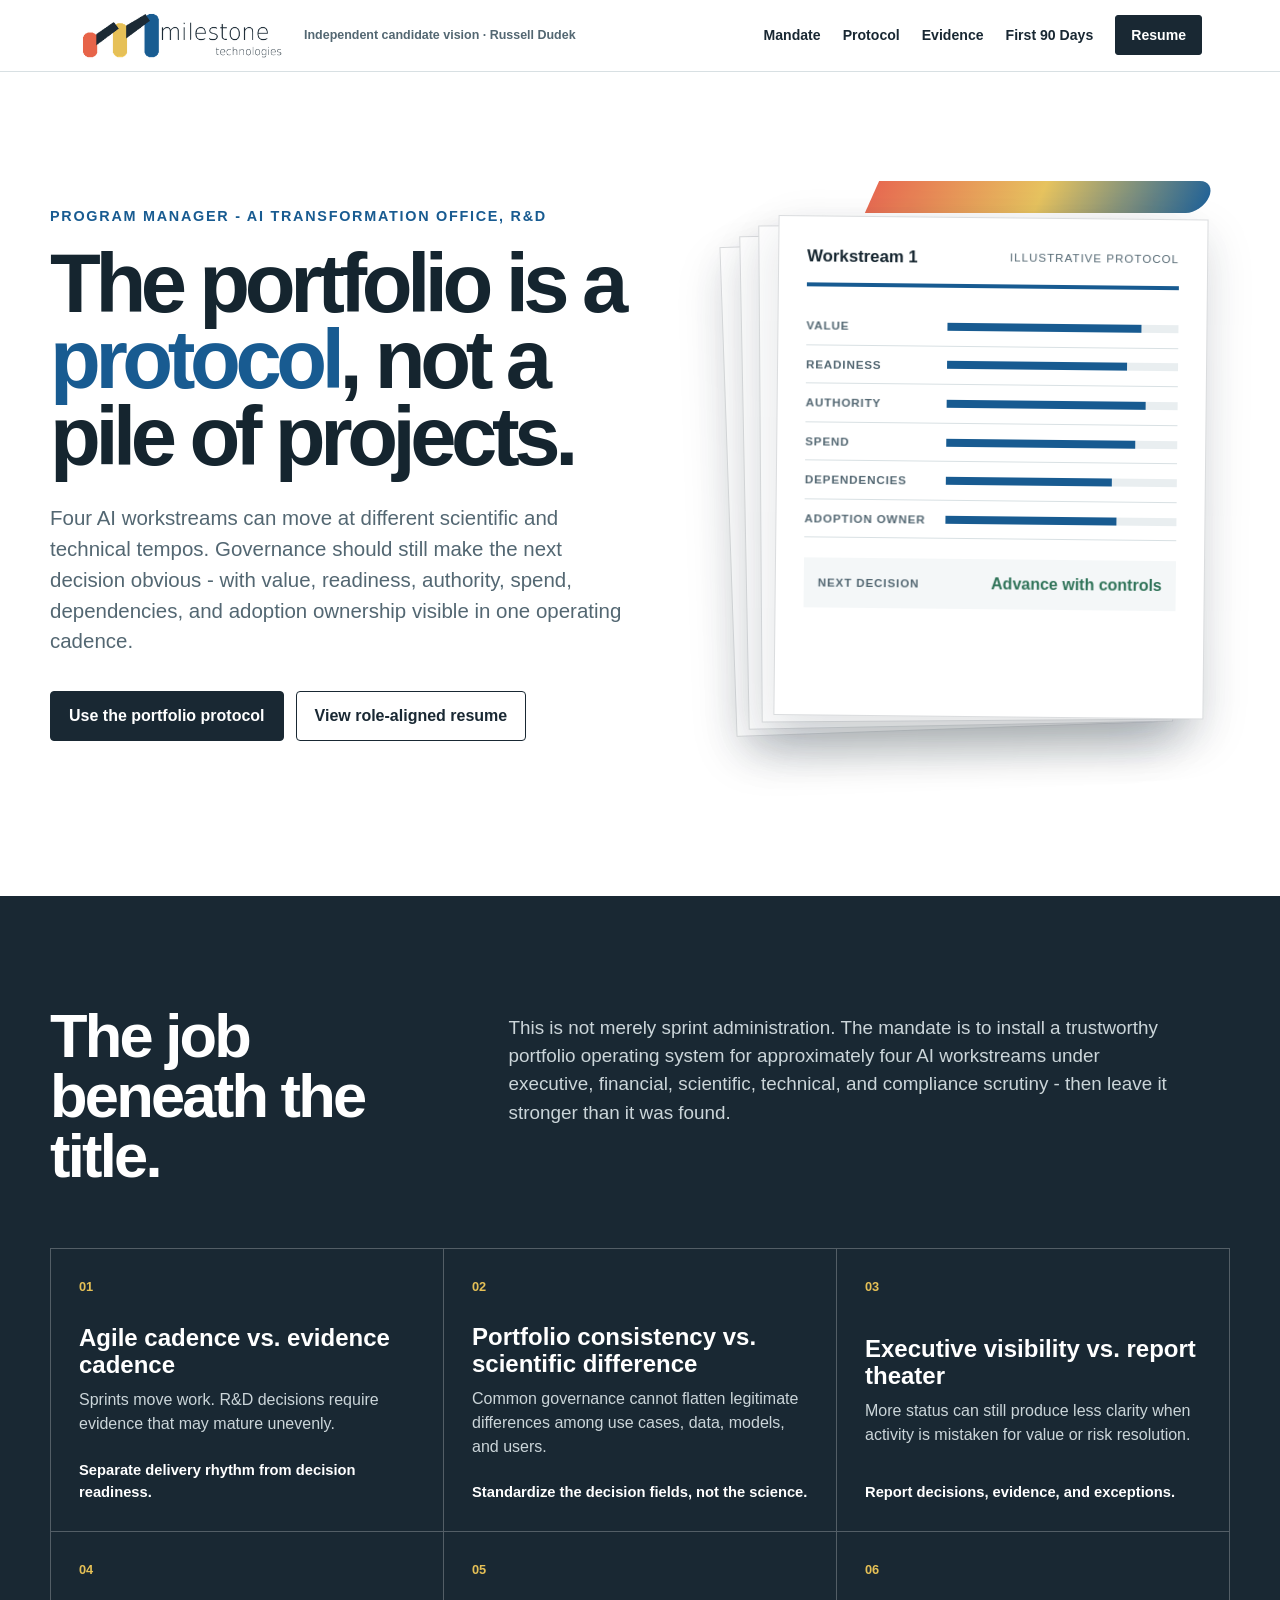
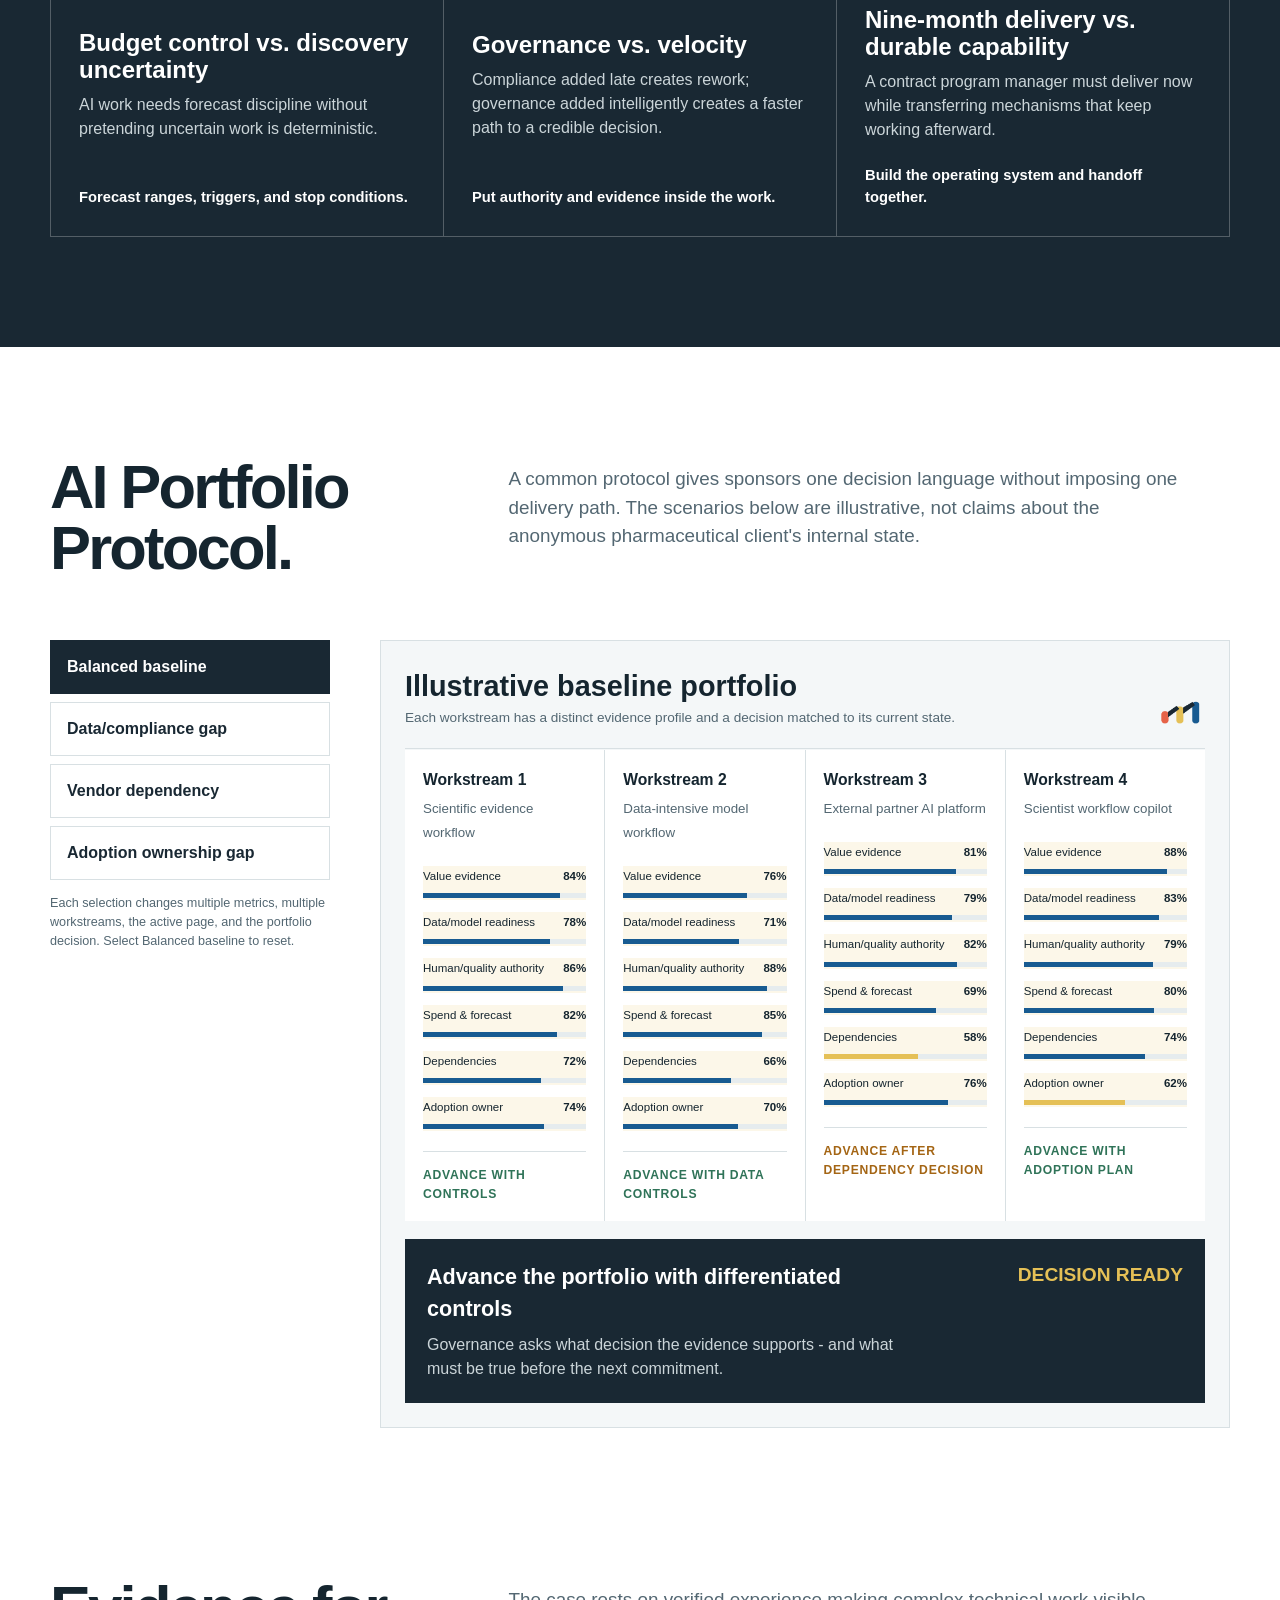
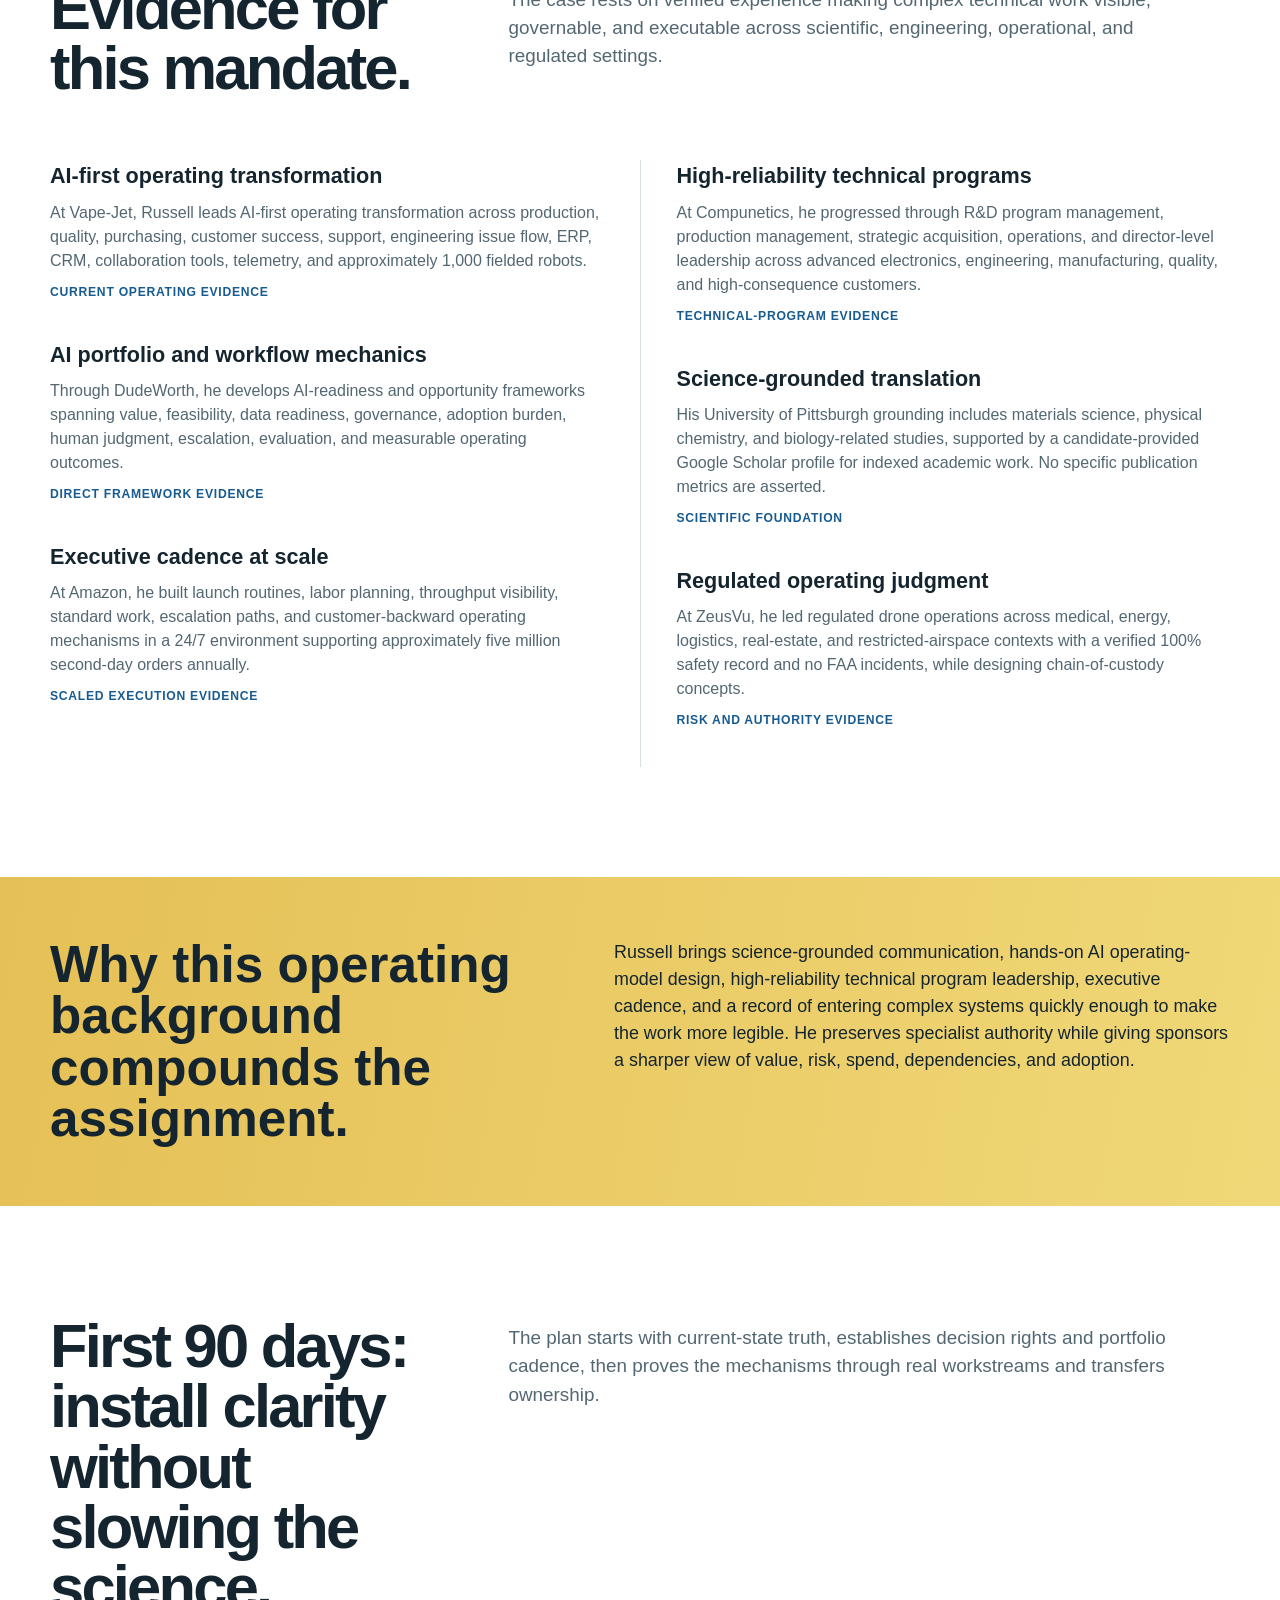
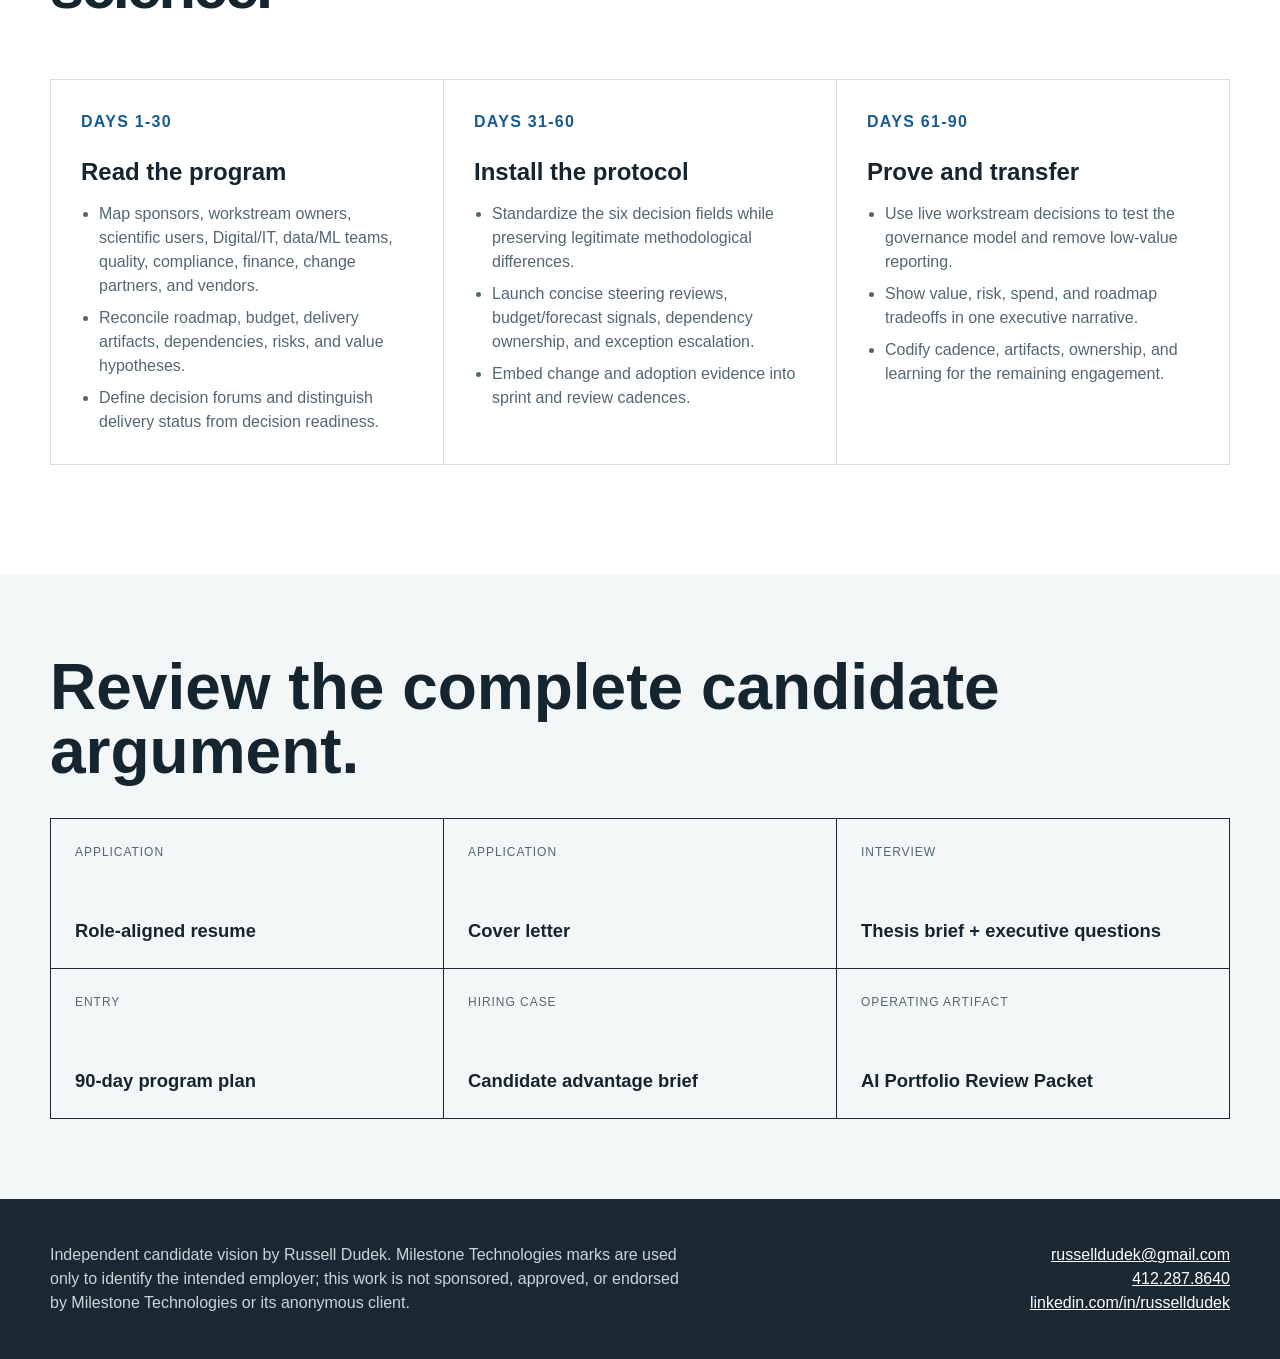
<file: index.html>
<!doctype html><html lang="en"><head><meta charset="utf-8"><meta name="viewport" content="width=device-width,initial-scale=1"><title>Russell Dudek | Milestone Technologies AI Transformation Program</title><meta name="description" content="Independent candidate vision for governing a four-workstream AI transformation program across pharmaceutical R&D."><link rel="stylesheet" href="styles.css"><link rel="stylesheet" href="masthead.css"></head><body><a class="skip" href="#main">Skip to content</a><header class="site-header"><div class="header-inner"><a class="brand-lockup" href="index.html" aria-label="Milestone Technologies candidate vision home"><span class="brand-pair"><img class="brand-logo" src="assets/brand/milestone-wordmark-compact.png" alt="Milestone Technologies" width="480" height="127"></span><span class="candidate-label">Independent candidate vision · Russell Dudek</span></a><button class="menu-button" aria-expanded="false" aria-controls="primary-navigation" aria-label="Open navigation">Menu</button><nav class="site-nav" id="primary-navigation" aria-label="Primary"><a href="#mandate">Mandate</a><a href="#protocol">Protocol</a><a href="#evidence">Evidence</a><a href="#entry">First 90 Days</a><a class="nav-cta" href="#documents">Documents</a></nav></div></header><main id="main">
<section class="hero"><div class="hero-copy"><div class="role-line">Program Manager - AI Transformation Office, R&amp;D</div><h1>The portfolio is a <span>protocol</span>, not a pile of projects.</h1><p class="lead">Four AI workstreams can move at different scientific and technical tempos. Governance should still make the next decision obvious - with value, readiness, authority, spend, dependencies, and adoption ownership visible in one operating cadence.</p><div class="hero-actions"><a class="button" href="#protocol">Use the portfolio protocol</a><a class="button secondary" href="resume.html">View role-aligned resume</a></div></div><div class="protocol-stage" role="button" tabindex="0" aria-label="Flip through four illustrative AI workstream protocol sheets" aria-describedby="protocol-stage-hint"><div class="stage-ribbon" aria-hidden="true"></div><div class="protocol-stack"><div class="review-line" aria-hidden="true"></div><span class="review-label">Common governance line</span>
<article class="protocol-sheet" data-workstream="0"><div class="sheet-index"><strong>Workstream 1</strong><span>Illustrative protocol</span></div><div class="evidence-row" data-field="value"><b>Value</b><span class="evidence-bar"><i style="--level:84%"></i></span></div><div class="evidence-row" data-field="readiness"><b>Readiness</b><span class="evidence-bar"><i style="--level:78%"></i></span></div><div class="evidence-row" data-field="authority"><b>Authority</b><span class="evidence-bar"><i style="--level:86%"></i></span></div><div class="evidence-row" data-field="spend"><b>Spend</b><span class="evidence-bar"><i style="--level:82%"></i></span></div><div class="evidence-row" data-field="dependencies"><b>Dependencies</b><span class="evidence-bar"><i style="--level:72%"></i></span></div><div class="evidence-row" data-field="adoption"><b>Adoption owner</b><span class="evidence-bar"><i style="--level:74%"></i></span></div><div class="sheet-decision"><b>Next decision</b><span class="decision-value" data-decision>Advance with controls</span></div></article>
<article class="protocol-sheet" data-workstream="1"><div class="sheet-index"><strong>Workstream 2</strong><span>Illustrative protocol</span></div><div class="evidence-row" data-field="value"><b>Value</b><span class="evidence-bar"><i style="--level:76%"></i></span></div><div class="evidence-row" data-field="readiness"><b>Readiness</b><span class="evidence-bar"><i style="--level:71%"></i></span></div><div class="evidence-row" data-field="authority"><b>Authority</b><span class="evidence-bar"><i style="--level:88%"></i></span></div><div class="evidence-row" data-field="spend"><b>Spend</b><span class="evidence-bar"><i style="--level:85%"></i></span></div><div class="evidence-row" data-field="dependencies"><b>Dependencies</b><span class="evidence-bar"><i style="--level:66%"></i></span></div><div class="evidence-row" data-field="adoption"><b>Adoption owner</b><span class="evidence-bar"><i style="--level:70%"></i></span></div><div class="sheet-decision"><b>Next decision</b><span class="decision-value" data-decision>Advance with data controls</span></div></article>
<article class="protocol-sheet" data-workstream="2"><div class="sheet-index"><strong>Workstream 3</strong><span>Illustrative protocol</span></div><div class="evidence-row" data-field="value"><b>Value</b><span class="evidence-bar"><i style="--level:81%"></i></span></div><div class="evidence-row" data-field="readiness"><b>Readiness</b><span class="evidence-bar"><i style="--level:79%"></i></span></div><div class="evidence-row" data-field="authority"><b>Authority</b><span class="evidence-bar"><i style="--level:82%"></i></span></div><div class="evidence-row" data-field="spend"><b>Spend</b><span class="evidence-bar"><i style="--level:69%"></i></span></div><div class="evidence-row" data-field="dependencies"><b>Dependencies</b><span class="evidence-bar"><i style="--level:58%"></i></span></div><div class="evidence-row" data-field="adoption"><b>Adoption owner</b><span class="evidence-bar"><i style="--level:76%"></i></span></div><div class="sheet-decision"><b>Next decision</b><span class="decision-value" data-decision>Advance after dependency decision</span></div></article>
<article class="protocol-sheet" data-workstream="3"><div class="sheet-index"><strong>Workstream 4</strong><span>Illustrative protocol</span></div><div class="evidence-row" data-field="value"><b>Value</b><span class="evidence-bar"><i style="--level:88%"></i></span></div><div class="evidence-row" data-field="readiness"><b>Readiness</b><span class="evidence-bar"><i style="--level:83%"></i></span></div><div class="evidence-row" data-field="authority"><b>Authority</b><span class="evidence-bar"><i style="--level:79%"></i></span></div><div class="evidence-row" data-field="spend"><b>Spend</b><span class="evidence-bar"><i style="--level:80%"></i></span></div><div class="evidence-row" data-field="dependencies"><b>Dependencies</b><span class="evidence-bar"><i style="--level:74%"></i></span></div><div class="evidence-row" data-field="adoption"><b>Adoption owner</b><span class="evidence-bar"><i style="--level:62%"></i></span></div><div class="sheet-decision"><b>Next decision</b><span class="decision-value" data-decision>Advance with adoption plan</span></div></article></div><div class="protocol-stage-hint" id="protocol-stage-hint">Click or use the arrow keys to flip workstream pages</div><div class="protocol-live" aria-live="polite" aria-atomic="true">Workstream 1 of 4</div></div></section>
<section id="mandate" class="section dark"><div class="section-inner"><div class="section-heading"><h2>The job beneath the title.</h2><p>This is not merely sprint administration. The mandate is to install a trustworthy portfolio operating system for approximately four AI workstreams under executive, financial, scientific, technical, and compliance scrutiny - then leave it stronger than it was found.</p></div><div class="tension-map"><div class="tension"><span class="number">01</span><div><h3>Agile cadence vs. evidence cadence</h3><p>Sprints move work. R&amp;D decisions require evidence that may mature unevenly.</p></div><div class="resolution">Separate delivery rhythm from decision readiness.</div></div><div class="tension"><span class="number">02</span><div><h3>Portfolio consistency vs. scientific difference</h3><p>Common governance cannot flatten legitimate differences among use cases, data, models, and users.</p></div><div class="resolution">Standardize the decision fields, not the science.</div></div><div class="tension"><span class="number">03</span><div><h3>Executive visibility vs. report theater</h3><p>More status can still produce less clarity when activity is mistaken for value or risk resolution.</p></div><div class="resolution">Report decisions, evidence, and exceptions.</div></div><div class="tension"><span class="number">04</span><div><h3>Budget control vs. discovery uncertainty</h3><p>AI work needs forecast discipline without pretending uncertain work is deterministic.</p></div><div class="resolution">Forecast ranges, triggers, and stop conditions.</div></div><div class="tension"><span class="number">05</span><div><h3>Governance vs. velocity</h3><p>Compliance added late creates rework; governance added intelligently creates a faster path to a credible decision.</p></div><div class="resolution">Put authority and evidence inside the work.</div></div><div class="tension"><span class="number">06</span><div><h3>Nine-month delivery vs. durable capability</h3><p>A contract program manager must deliver now while transferring mechanisms that keep working afterward.</p></div><div class="resolution">Build the operating system and handoff together.</div></div></div></div></section>
<section id="protocol" class="section"><div class="section-inner"><div class="section-heading"><h2>AI Portfolio Protocol.</h2><p>A common protocol gives sponsors one decision language without imposing one delivery path. The scenarios below are illustrative, not claims about the anonymous pharmaceutical client's internal state.</p></div><div class="protocol-workbench"><div><div class="scenario-controls" role="tablist" aria-label="Illustrative portfolio scenarios"><button data-scenario="balanced" aria-selected="true">Balanced baseline</button><button data-scenario="data" aria-selected="false">Data/compliance gap</button><button data-scenario="vendor" aria-selected="false">Vendor dependency</button><button data-scenario="adoption" aria-selected="false">Adoption ownership gap</button></div><p class="scenario-note">Each selection changes multiple metrics, multiple workstreams, the active page, and the portfolio decision. Select Balanced baseline to reset.</p></div><div class="portfolio-board"><div class="board-header"><div><h3 id="board-title">Illustrative baseline portfolio</h3><p id="board-copy">Each workstream has a distinct evidence profile and a decision matched to its current state.</p></div><img src="assets/brand/milestone-icon.png" alt="" style="width:54px"></div><div class="workstream-grid">
<article class="workstream"><h4>Workstream 1</h4><small>Scientific evidence workflow</small><div class="mini-evidence"><div class="mini-row" data-field="value"><span>Value evidence</span><b>84%</b><i></i></div><div class="mini-row" data-field="readiness"><span>Data/model readiness</span><b>78%</b><i></i></div><div class="mini-row" data-field="authority"><span>Human/quality authority</span><b>86%</b><i></i></div><div class="mini-row" data-field="spend"><span>Spend &amp; forecast</span><b>82%</b><i></i></div><div class="mini-row" data-field="dependencies"><span>Dependencies</span><b>72%</b><i></i></div><div class="mini-row" data-field="adoption"><span>Adoption owner</span><b>74%</b><i></i></div></div><div class="workstream-status">Advance with controls</div></article>
<article class="workstream"><h4>Workstream 2</h4><small>Data-intensive model workflow</small><div class="mini-evidence"><div class="mini-row" data-field="value"><span>Value evidence</span><b>76%</b><i></i></div><div class="mini-row" data-field="readiness"><span>Data/model readiness</span><b>71%</b><i></i></div><div class="mini-row" data-field="authority"><span>Human/quality authority</span><b>88%</b><i></i></div><div class="mini-row" data-field="spend"><span>Spend &amp; forecast</span><b>85%</b><i></i></div><div class="mini-row" data-field="dependencies"><span>Dependencies</span><b>66%</b><i></i></div><div class="mini-row" data-field="adoption"><span>Adoption owner</span><b>70%</b><i></i></div></div><div class="workstream-status">Advance with data controls</div></article>
<article class="workstream"><h4>Workstream 3</h4><small>External partner AI platform</small><div class="mini-evidence"><div class="mini-row" data-field="value"><span>Value evidence</span><b>81%</b><i></i></div><div class="mini-row" data-field="readiness"><span>Data/model readiness</span><b>79%</b><i></i></div><div class="mini-row" data-field="authority"><span>Human/quality authority</span><b>82%</b><i></i></div><div class="mini-row" data-field="spend"><span>Spend &amp; forecast</span><b>69%</b><i></i></div><div class="mini-row" data-field="dependencies"><span>Dependencies</span><b>58%</b><i></i></div><div class="mini-row" data-field="adoption"><span>Adoption owner</span><b>76%</b><i></i></div></div><div class="workstream-status">Advance after dependency decision</div></article>
<article class="workstream"><h4>Workstream 4</h4><small>Scientist workflow copilot</small><div class="mini-evidence"><div class="mini-row" data-field="value"><span>Value evidence</span><b>88%</b><i></i></div><div class="mini-row" data-field="readiness"><span>Data/model readiness</span><b>83%</b><i></i></div><div class="mini-row" data-field="authority"><span>Human/quality authority</span><b>79%</b><i></i></div><div class="mini-row" data-field="spend"><span>Spend &amp; forecast</span><b>80%</b><i></i></div><div class="mini-row" data-field="dependencies"><span>Dependencies</span><b>74%</b><i></i></div><div class="mini-row" data-field="adoption"><span>Adoption owner</span><b>62%</b><i></i></div></div><div class="workstream-status">Advance with adoption plan</div></article></div><div class="decision-panel" aria-live="polite"><div><h4 id="decision-text">Advance the portfolio with differentiated controls</h4><p>Governance asks what decision the evidence supports - and what must be true before the next commitment.</p></div><div id="decision-code" class="decision-code">DECISION READY</div></div></div></div></div></section>
<section id="evidence" class="section" style="padding-top:40px"><div class="section-inner"><div class="section-heading"><h2>Evidence for this mandate.</h2><p>The case rests on verified experience making complex technical work visible, governable, and executable across scientific, engineering, operational, and regulated settings.</p></div><div class="evidence-trail"><div><div class="evidence-item"><h3>AI-first operating transformation</h3><p>At Vape-Jet, Russell leads AI-first operating transformation across production, quality, purchasing, customer success, support, engineering issue flow, ERP, CRM, collaboration tools, telemetry, and approximately 1,000 fielded robots.</p><span class="source">Current operating evidence</span></div><div class="evidence-item"><h3>AI portfolio and workflow mechanics</h3><p>Through DudeWorth, he develops AI-readiness and opportunity frameworks spanning value, feasibility, data readiness, governance, adoption burden, human judgment, escalation, evaluation, and measurable operating outcomes.</p><span class="source">Direct framework evidence</span></div><div class="evidence-item"><h3>Executive cadence at scale</h3><p>At Amazon, he built launch routines, labor planning, throughput visibility, standard work, escalation paths, and customer-backward operating mechanisms in a 24/7 environment supporting approximately five million second-day orders annually.</p><span class="source">Scaled execution evidence</span></div></div><div class="trail-line"></div><div><div class="evidence-item"><h3>High-reliability technical programs</h3><p>At Compunetics, he progressed through R&amp;D program management, production management, strategic acquisition, operations, and director-level leadership across advanced electronics, engineering, manufacturing, quality, and high-consequence customers.</p><span class="source">Technical-program evidence</span></div><div class="evidence-item"><h3>Science-grounded translation</h3><p>His University of Pittsburgh grounding includes materials science, physical chemistry, and biology-related studies, supported by a candidate-provided Google Scholar profile for indexed academic work. No specific publication metrics are asserted.</p><span class="source">Scientific foundation</span></div><div class="evidence-item"><h3>Regulated operating judgment</h3><p>At ZeusVu, he led regulated drone operations across medical, energy, logistics, real-estate, and restricted-airspace contexts with a verified 100% safety record and no FAA incidents, while designing chain-of-custody concepts.</p><span class="source">Risk and authority evidence</span></div></div></div></div></section>
<section class="advantage-band"><div class="advantage-inner"><h2>Why this operating background compounds the assignment.</h2><p>Russell brings science-grounded communication, hands-on AI operating-model design, high-reliability technical program leadership, executive cadence, and a record of entering complex systems quickly enough to make the work more legible. He preserves specialist authority while giving sponsors a sharper view of value, risk, spend, dependencies, and adoption.</p></div></section>
<section id="entry" class="section"><div class="section-inner"><div class="section-heading"><h2>First 90 days: install clarity without slowing the science.</h2><p>The plan starts with current-state truth, establishes decision rights and portfolio cadence, then proves the mechanisms through real workstreams and transfers ownership.</p></div><div class="entry-grid"><article class="entry-phase"><div class="days">DAYS 1-30</div><h3>Read the program</h3><ul><li>Map sponsors, workstream owners, scientific users, Digital/IT, data/ML teams, quality, compliance, finance, change partners, and vendors.</li><li>Reconcile roadmap, budget, delivery artifacts, dependencies, risks, and value hypotheses.</li><li>Define decision forums and distinguish delivery status from decision readiness.</li></ul></article><article class="entry-phase"><div class="days">DAYS 31-60</div><h3>Install the protocol</h3><ul><li>Standardize the six decision fields while preserving legitimate methodological differences.</li><li>Launch concise steering reviews, budget/forecast signals, dependency ownership, and exception escalation.</li><li>Embed change and adoption evidence into sprint and review cadences.</li></ul></article><article class="entry-phase"><div class="days">DAYS 61-90</div><h3>Prove and transfer</h3><ul><li>Use live workstream decisions to test the governance model and remove low-value reporting.</li><li>Show value, risk, spend, and roadmap tradeoffs in one executive narrative.</li><li>Codify cadence, artifacts, ownership, and learning for the remaining engagement.</li></ul></article></div></div></section>
<section id="documents" class="docs-strip"><div class="docs-inner"><h2>Review the complete candidate argument.</h2><div class="doc-links"><a class="doc-link" href="resume.html"><span>Application</span><strong>Role-aligned resume</strong></a><a class="doc-link" href="cover-letter.html"><span>Application</span><strong>Cover letter</strong></a><a class="doc-link" href="interview-brief.html"><span>Interview</span><strong>Thesis brief + executive questions</strong></a><a class="doc-link" href="90-day-plan.html"><span>Entry</span><strong>90-day program plan</strong></a><a class="doc-link" href="candidate-advantage.html"><span>Hiring case</span><strong>Candidate advantage brief</strong></a><a class="doc-link" href="portfolio-review.html"><span>Operating artifact</span><strong>AI Portfolio Review Packet</strong></a></div></div></section></main><footer class="site-footer"><div class="footer-inner"><div><p>Independent candidate vision by Russell Dudek. Milestone Technologies marks are used only to identify the intended employer; this work is not sponsored, approved, or endorsed by Milestone Technologies or its anonymous client.</p></div><div class="footer-contact"><a href="mailto:russelldudek@gmail.com">russelldudek@gmail.com</a><a href="tel:+14122878640">412.287.8640</a><a href="https://www.linkedin.com/in/russelldudek">linkedin.com/in/russelldudek</a></div></div></footer><script src="app.js"></script></body></html>
</file>
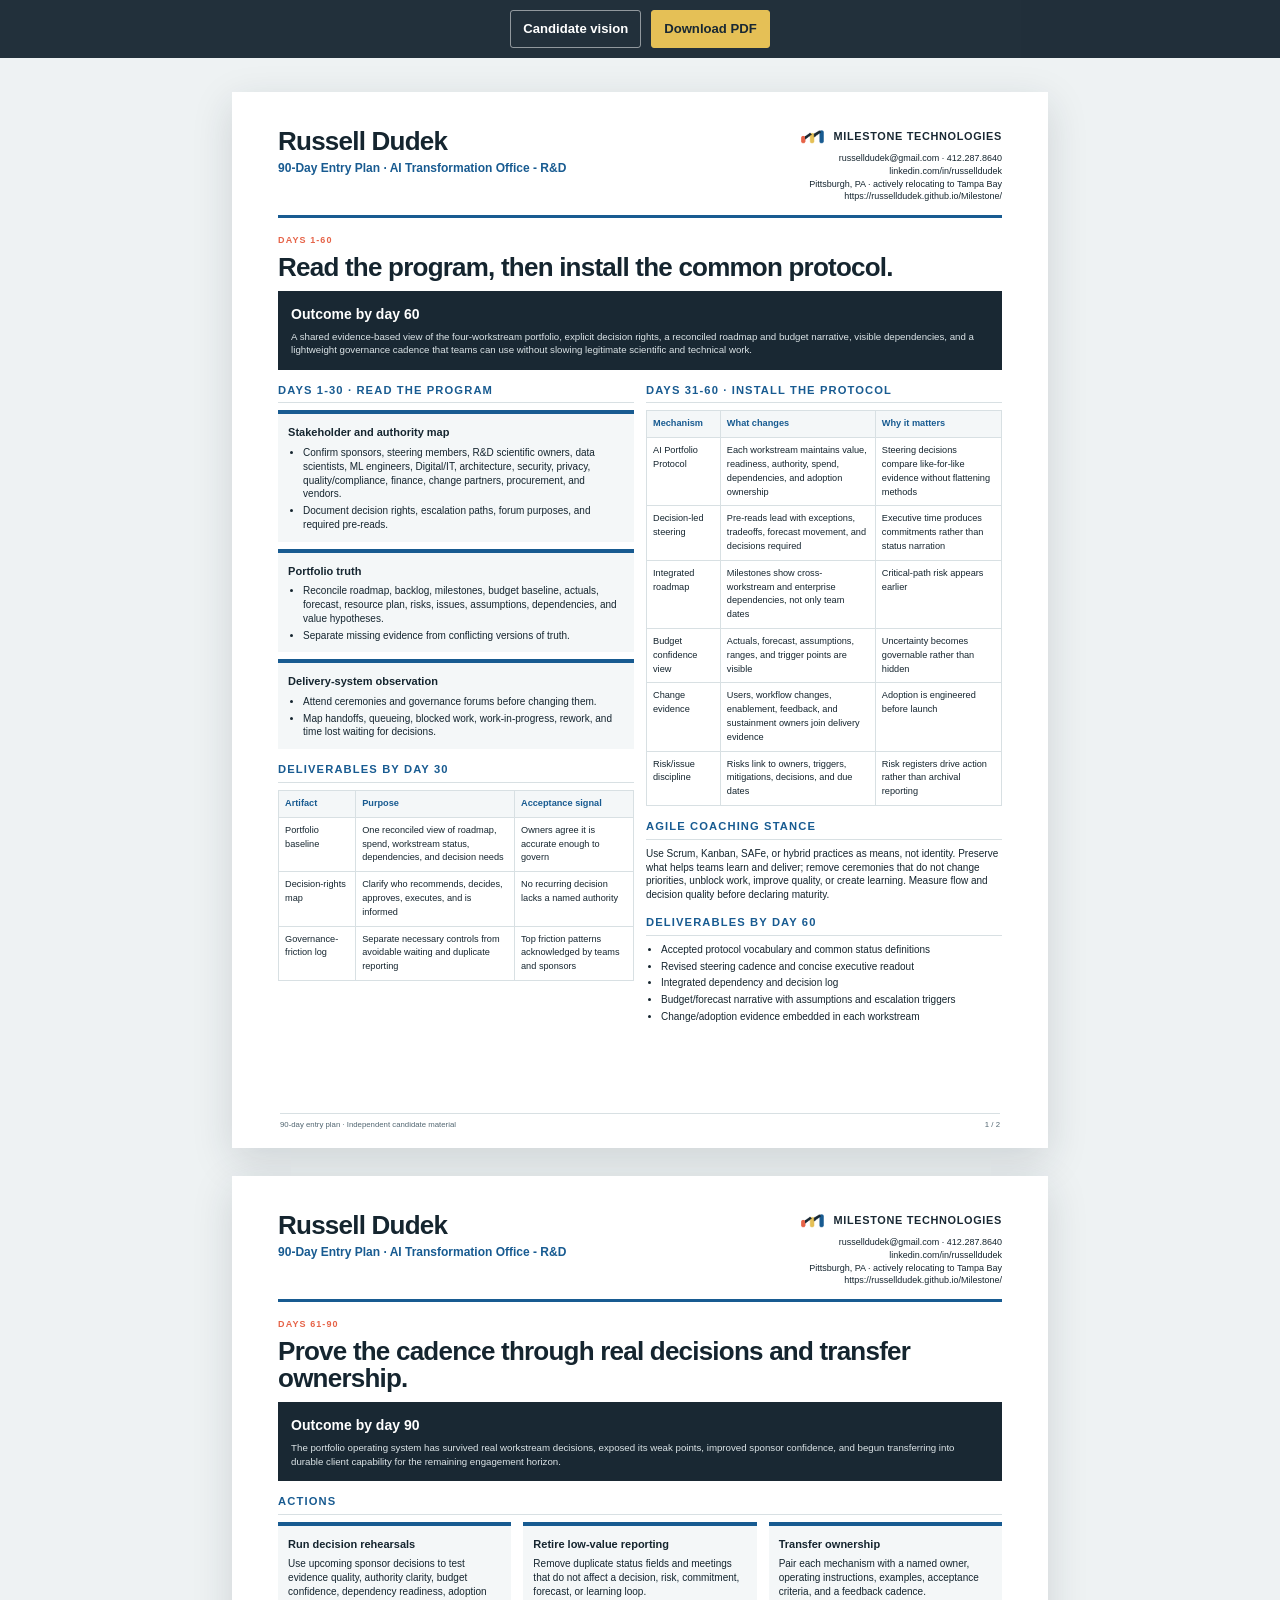
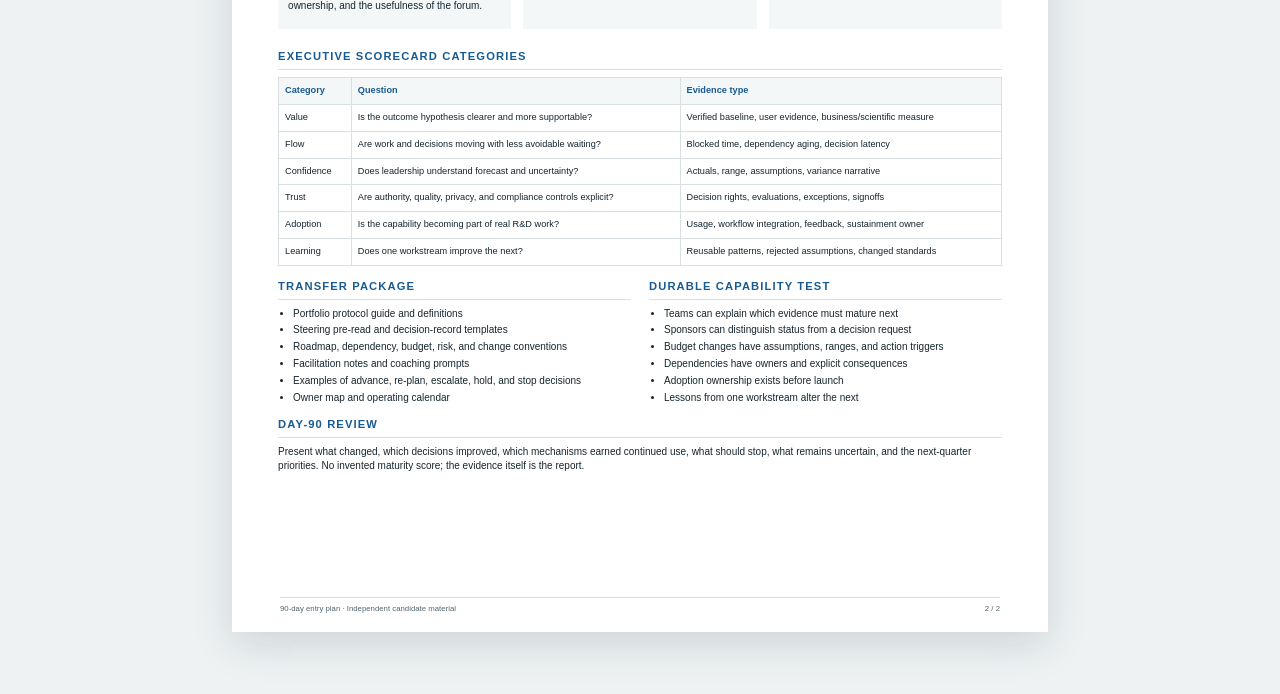
<file: 90-day-plan.html>
<!doctype html><html lang="en"><head><meta charset="utf-8"><meta name="viewport" content="width=device-width,initial-scale=1"><title>Milestone 90-Day Entry Plan</title><link rel="stylesheet" href="styles.css"></head><body class="document-body"><div class="document-toolbar screen-only"><a href="index.html">Candidate vision</a><a class="primary" href="docs/Russell-Dudek-Milestone-90-Day-Plan.pdf" download>Download PDF</a></div><main class="document-shell"><section class="print-page plan-page"><div class="doc-top"><div><h1>Russell Dudek</h1><div class="identity">90-Day Entry Plan · AI Transformation Office - R&amp;D</div></div><div class="doc-meta"><div class="doc-brand" aria-label="Milestone Technologies"><img class="doc-brand-icon" src="assets/brand/milestone-icon.png" alt=""><img class="doc-brand-wordmark" src="assets/brand/milestone-wordmark.png" alt="Milestone Technologies"></div><div class="doc-contact"><a href="mailto:russelldudek@gmail.com">russelldudek@gmail.com</a> · 412.287.8640<br><a href="https://www.linkedin.com/in/russelldudek">linkedin.com/in/russelldudek</a><br>Pittsburgh, PA · actively relocating to Tampa Bay<br><a href="https://russelldudek.github.io/Milestone/">https://russelldudek.github.io/Milestone/</a></div></div></div>
<div class="doc-kicker">Days 1-60</div><h2 class="doc-title">Read the program, then install the common protocol.</h2><div class="callout"><h3>Outcome by day 60</h3><p>A shared evidence-based view of the four-workstream portfolio, explicit decision rights, a reconciled roadmap and budget narrative, visible dependencies, and a lightweight governance cadence that teams can use without slowing legitimate scientific and technical work.</p></div>
<div class="two-col plan-columns"><div><div class="doc-section"><h2>Days 1-30 · Read the program</h2><div class="phase-card"><h3>Stakeholder and authority map</h3><ul><li>Confirm sponsors, steering members, R&amp;D scientific owners, data scientists, ML engineers, Digital/IT, architecture, security, privacy, quality/compliance, finance, change partners, procurement, and vendors.</li><li>Document decision rights, escalation paths, forum purposes, and required pre-reads.</li></ul></div><div class="phase-card"><h3>Portfolio truth</h3><ul><li>Reconcile roadmap, backlog, milestones, budget baseline, actuals, forecast, resource plan, risks, issues, assumptions, dependencies, and value hypotheses.</li><li>Separate missing evidence from conflicting versions of truth.</li></ul></div><div class="phase-card"><h3>Delivery-system observation</h3><ul><li>Attend ceremonies and governance forums before changing them.</li><li>Map handoffs, queueing, blocked work, work-in-progress, rework, and time lost waiting for decisions.</li></ul></div></div><div class="doc-section"><h2>Deliverables by day 30</h2><table class="artifact-table"><tr><th>Artifact</th><th>Purpose</th><th>Acceptance signal</th></tr><tr><td>Portfolio baseline</td><td>One reconciled view of roadmap, spend, workstream status, dependencies, and decision needs</td><td>Owners agree it is accurate enough to govern</td></tr><tr><td>Decision-rights map</td><td>Clarify who recommends, decides, approves, executes, and is informed</td><td>No recurring decision lacks a named authority</td></tr><tr><td>Governance-friction log</td><td>Separate necessary controls from avoidable waiting and duplicate reporting</td><td>Top friction patterns acknowledged by teams and sponsors</td></tr></table></div></div>
<div><div class="doc-section"><h2>Days 31-60 · Install the protocol</h2><table class="artifact-table"><tr><th>Mechanism</th><th>What changes</th><th>Why it matters</th></tr><tr><td>AI Portfolio Protocol</td><td>Each workstream maintains value, readiness, authority, spend, dependencies, and adoption ownership</td><td>Steering decisions compare like-for-like evidence without flattening methods</td></tr><tr><td>Decision-led steering</td><td>Pre-reads lead with exceptions, tradeoffs, forecast movement, and decisions required</td><td>Executive time produces commitments rather than status narration</td></tr><tr><td>Integrated roadmap</td><td>Milestones show cross-workstream and enterprise dependencies, not only team dates</td><td>Critical-path risk appears earlier</td></tr><tr><td>Budget confidence view</td><td>Actuals, forecast, assumptions, ranges, and trigger points are visible</td><td>Uncertainty becomes governable rather than hidden</td></tr><tr><td>Change evidence</td><td>Users, workflow changes, enablement, feedback, and sustainment owners join delivery evidence</td><td>Adoption is engineered before launch</td></tr><tr><td>Risk/issue discipline</td><td>Risks link to owners, triggers, mitigations, decisions, and due dates</td><td>Risk registers drive action rather than archival reporting</td></tr></table></div>
<div class="doc-section"><h2>Agile coaching stance</h2><p>Use Scrum, Kanban, SAFe, or hybrid practices as means, not identity. Preserve what helps teams learn and deliver; remove ceremonies that do not change priorities, unblock work, improve quality, or create learning. Measure flow and decision quality before declaring maturity.</p></div>
<div class="doc-section"><h2>Deliverables by day 60</h2><ul><li>Accepted protocol vocabulary and common status definitions</li><li>Revised steering cadence and concise executive readout</li><li>Integrated dependency and decision log</li><li>Budget/forecast narrative with assumptions and escalation triggers</li><li>Change/adoption evidence embedded in each workstream</li></ul></div></div></div><div class="doc-footer"><span>90-day entry plan · Independent candidate material</span><span>1 / 2</span></div></section>
<section class="print-page plan-page"><div class="doc-top"><div><h1>Russell Dudek</h1><div class="identity">90-Day Entry Plan · AI Transformation Office - R&amp;D</div></div><div class="doc-meta"><div class="doc-brand" aria-label="Milestone Technologies"><img class="doc-brand-icon" src="assets/brand/milestone-icon.png" alt=""><img class="doc-brand-wordmark" src="assets/brand/milestone-wordmark.png" alt="Milestone Technologies"></div><div class="doc-contact"><a href="mailto:russelldudek@gmail.com">russelldudek@gmail.com</a> · 412.287.8640<br><a href="https://www.linkedin.com/in/russelldudek">linkedin.com/in/russelldudek</a><br>Pittsburgh, PA · actively relocating to Tampa Bay<br><a href="https://russelldudek.github.io/Milestone/">https://russelldudek.github.io/Milestone/</a></div></div></div>
<div class="doc-kicker">Days 61-90</div><h2 class="doc-title">Prove the cadence through real decisions and transfer ownership.</h2><div class="callout"><h3>Outcome by day 90</h3><p>The portfolio operating system has survived real workstream decisions, exposed its weak points, improved sponsor confidence, and begun transferring into durable client capability for the remaining engagement horizon.</p></div>
<div class="doc-section"><h2>Actions</h2><div class="three-col"><div class="phase-card"><h3>Run decision rehearsals</h3><p>Use upcoming sponsor decisions to test evidence quality, authority clarity, budget confidence, dependency readiness, adoption ownership, and the usefulness of the forum.</p></div><div class="phase-card"><h3>Retire low-value reporting</h3><p>Remove duplicate status fields and meetings that do not affect a decision, risk, commitment, forecast, or learning loop.</p></div><div class="phase-card"><h3>Transfer ownership</h3><p>Pair each mechanism with a named owner, operating instructions, examples, acceptance criteria, and a feedback cadence.</p></div></div></div>
<div class="doc-section"><h2>Executive scorecard categories</h2><table class="artifact-table"><tr><th>Category</th><th>Question</th><th>Evidence type</th></tr><tr><td>Value</td><td>Is the outcome hypothesis clearer and more supportable?</td><td>Verified baseline, user evidence, business/scientific measure</td></tr><tr><td>Flow</td><td>Are work and decisions moving with less avoidable waiting?</td><td>Blocked time, dependency aging, decision latency</td></tr><tr><td>Confidence</td><td>Does leadership understand forecast and uncertainty?</td><td>Actuals, range, assumptions, variance narrative</td></tr><tr><td>Trust</td><td>Are authority, quality, privacy, and compliance controls explicit?</td><td>Decision rights, evaluations, exceptions, signoffs</td></tr><tr><td>Adoption</td><td>Is the capability becoming part of real R&amp;D work?</td><td>Usage, workflow integration, feedback, sustainment owner</td></tr><tr><td>Learning</td><td>Does one workstream improve the next?</td><td>Reusable patterns, rejected assumptions, changed standards</td></tr></table></div>
<div class="two-col"><div class="doc-section"><h2>Transfer package</h2><ul><li>Portfolio protocol guide and definitions</li><li>Steering pre-read and decision-record templates</li><li>Roadmap, dependency, budget, risk, and change conventions</li><li>Facilitation notes and coaching prompts</li><li>Examples of advance, re-plan, escalate, hold, and stop decisions</li><li>Owner map and operating calendar</li></ul></div><div class="doc-section"><h2>Durable capability test</h2><ul><li>Teams can explain which evidence must mature next</li><li>Sponsors can distinguish status from a decision request</li><li>Budget changes have assumptions, ranges, and action triggers</li><li>Dependencies have owners and explicit consequences</li><li>Adoption ownership exists before launch</li><li>Lessons from one workstream alter the next</li></ul></div></div>
<div class="doc-section"><h2>Day-90 review</h2><p>Present what changed, which decisions improved, which mechanisms earned continued use, what should stop, what remains uncertain, and the next-quarter priorities. No invented maturity score; the evidence itself is the report.</p></div><div class="doc-footer"><span>90-day entry plan · Independent candidate material</span><span>2 / 2</span></div></section></main></body></html>
</file>
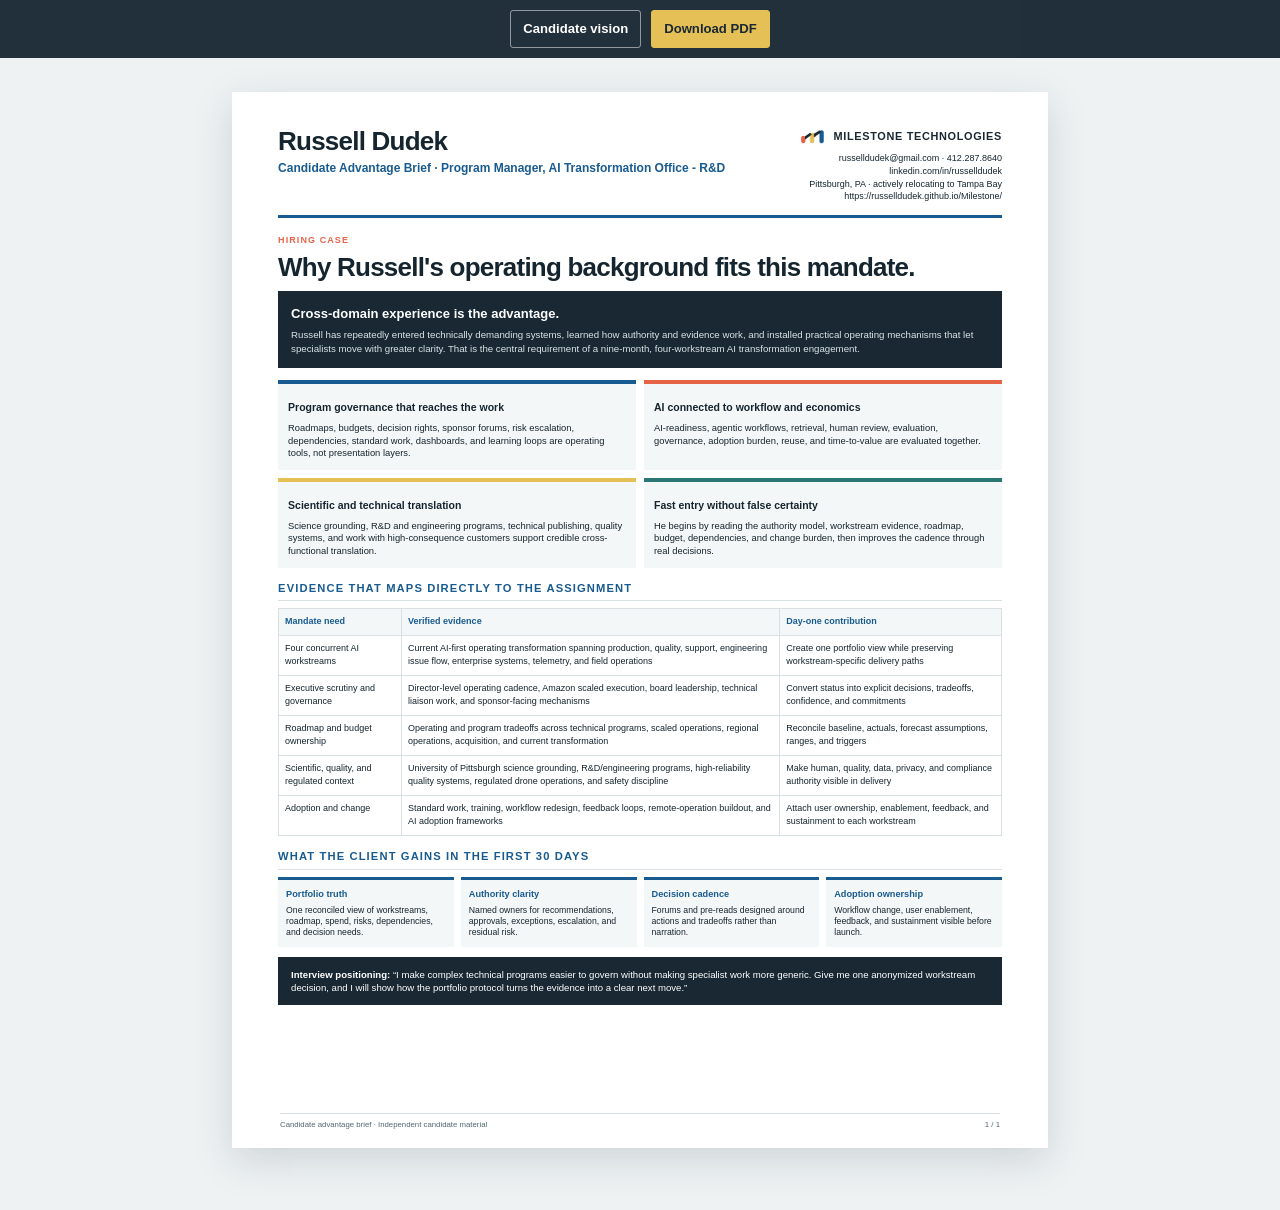
<file: candidate-advantage.html>
<!doctype html><html lang="en"><head><meta charset="utf-8"><meta name="viewport" content="width=device-width,initial-scale=1"><title>Milestone Candidate Advantage Brief</title><link rel="stylesheet" href="styles.css"></head><body class="document-body"><div class="document-toolbar screen-only"><a href="index.html">Candidate vision</a><a class="primary" href="docs/Russell-Dudek-Milestone-Candidate-Advantage.pdf" download>Download PDF</a></div><main class="document-shell"><section class="print-page advantage-page"><div class="doc-top"><div><h1>Russell Dudek</h1><div class="identity">Candidate Advantage Brief · Program Manager, AI Transformation Office - R&amp;D</div></div><div class="doc-meta"><div class="doc-brand" aria-label="Milestone Technologies"><img class="doc-brand-icon" src="assets/brand/milestone-icon.png" alt=""><img class="doc-brand-wordmark" src="assets/brand/milestone-wordmark.png" alt="Milestone Technologies"></div><div class="doc-contact"><a href="mailto:russelldudek@gmail.com">russelldudek@gmail.com</a> · 412.287.8640<br><a href="https://www.linkedin.com/in/russelldudek">linkedin.com/in/russelldudek</a><br>Pittsburgh, PA · actively relocating to Tampa Bay<br><a href="https://russelldudek.github.io/Milestone/">https://russelldudek.github.io/Milestone/</a></div></div></div>
<div class="doc-kicker">Hiring case</div><h2 class="doc-title">Why Russell's operating background fits this mandate.</h2><div class="callout"><h3>Cross-domain experience is the advantage.</h3><p>Russell has repeatedly entered technically demanding systems, learned how authority and evidence work, and installed practical operating mechanisms that let specialists move with greater clarity. That is the central requirement of a nine-month, four-workstream AI transformation engagement.</p></div>
<div class="advantage-grid"><div class="advantage-card"><b>Program governance that reaches the work</b><p>Roadmaps, budgets, decision rights, sponsor forums, risk escalation, dependencies, standard work, dashboards, and learning loops are operating tools, not presentation layers.</p></div><div class="advantage-card"><b>AI connected to workflow and economics</b><p>AI-readiness, agentic workflows, retrieval, human review, evaluation, governance, adoption burden, reuse, and time-to-value are evaluated together.</p></div><div class="advantage-card"><b>Scientific and technical translation</b><p>Science grounding, R&amp;D and engineering programs, technical publishing, quality systems, and work with high-consequence customers support credible cross-functional translation.</p></div><div class="advantage-card"><b>Fast entry without false certainty</b><p>He begins by reading the authority model, workstream evidence, roadmap, budget, dependencies, and change burden, then improves the cadence through real decisions.</p></div></div>
<div class="doc-section"><h2>Evidence that maps directly to the assignment</h2><table class="artifact-table"><tr><th>Mandate need</th><th>Verified evidence</th><th>Day-one contribution</th></tr><tr><td>Four concurrent AI workstreams</td><td>Current AI-first operating transformation spanning production, quality, support, engineering issue flow, enterprise systems, telemetry, and field operations</td><td>Create one portfolio view while preserving workstream-specific delivery paths</td></tr><tr><td>Executive scrutiny and governance</td><td>Director-level operating cadence, Amazon scaled execution, board leadership, technical liaison work, and sponsor-facing mechanisms</td><td>Convert status into explicit decisions, tradeoffs, confidence, and commitments</td></tr><tr><td>Roadmap and budget ownership</td><td>Operating and program tradeoffs across technical programs, scaled operations, regional operations, acquisition, and current transformation</td><td>Reconcile baseline, actuals, forecast assumptions, ranges, and triggers</td></tr><tr><td>Scientific, quality, and regulated context</td><td>University of Pittsburgh science grounding, R&amp;D/engineering programs, high-reliability quality systems, regulated drone operations, and safety discipline</td><td>Make human, quality, data, privacy, and compliance authority visible in delivery</td></tr><tr><td>Adoption and change</td><td>Standard work, training, workflow redesign, feedback loops, remote-operation buildout, and AI adoption frameworks</td><td>Attach user ownership, enablement, feedback, and sustainment to each workstream</td></tr></table></div>
<div class="doc-section"><h2>What the client gains in the first 30 days</h2><div class="four-col"><div class="mini-callout"><b>Portfolio truth</b><span>One reconciled view of workstreams, roadmap, spend, risks, dependencies, and decision needs.</span></div><div class="mini-callout"><b>Authority clarity</b><span>Named owners for recommendations, approvals, exceptions, escalation, and residual risk.</span></div><div class="mini-callout"><b>Decision cadence</b><span>Forums and pre-reads designed around actions and tradeoffs rather than narration.</span></div><div class="mini-callout"><b>Adoption ownership</b><span>Workflow change, user enablement, feedback, and sustainment visible before launch.</span></div></div></div>
<div class="closing-statement"><b>Interview positioning:</b> “I make complex technical programs easier to govern without making specialist work more generic. Give me one anonymized workstream decision, and I will show how the portfolio protocol turns the evidence into a clear next move.”</div><div class="doc-footer"><span>Candidate advantage brief · Independent candidate material</span><span>1 / 1</span></div></section></main></body></html>
</file>
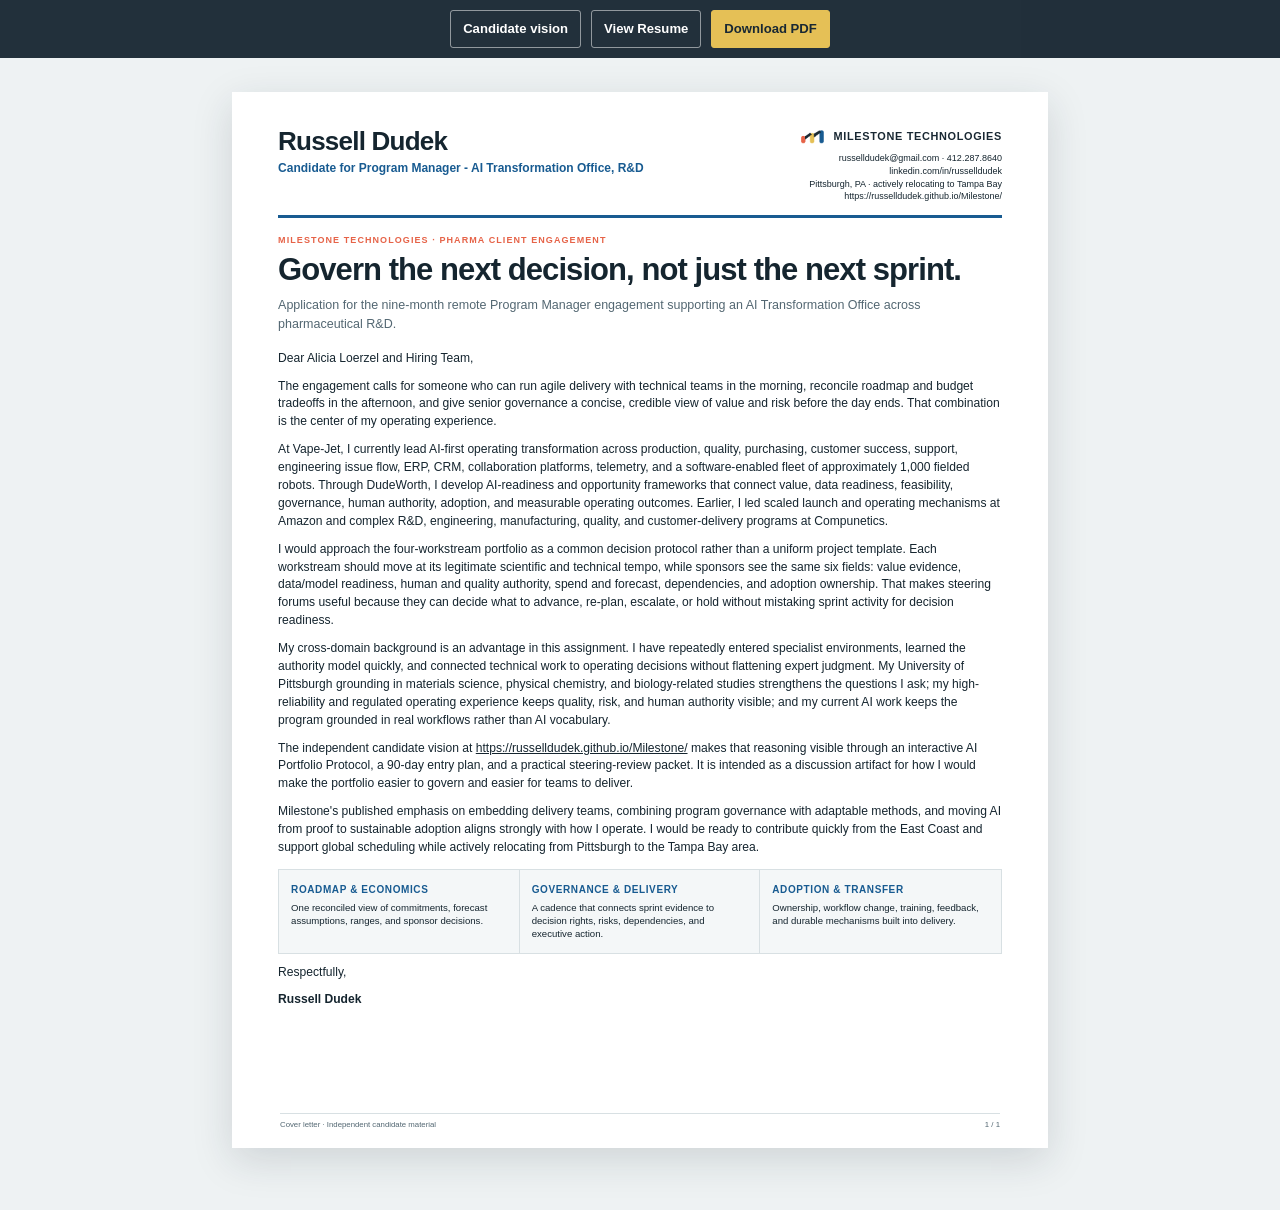
<file: cover-letter.html>
<!doctype html><html lang="en"><head><meta charset="utf-8"><meta name="viewport" content="width=device-width,initial-scale=1"><title>Russell Dudek - Milestone Cover Letter</title><link rel="stylesheet" href="styles.css"></head><body class="document-body"><div class="document-toolbar screen-only"><a href="index.html">Candidate vision</a><a href="resume.html">View Resume</a><a class="primary" href="docs/Russell-Dudek-Milestone-Cover-Letter.pdf" download>Download PDF</a></div><main class="document-shell"><section class="print-page cover-page"><div class="doc-top"><div><h1>Russell Dudek</h1><div class="identity">Candidate for Program Manager - AI Transformation Office, R&amp;D</div></div><div class="doc-meta"><div class="doc-brand" aria-label="Milestone Technologies"><img class="doc-brand-icon" src="assets/brand/milestone-icon.png" alt=""><img class="doc-brand-wordmark" src="assets/brand/milestone-wordmark.png" alt="Milestone Technologies"></div><div class="doc-contact"><a href="mailto:russelldudek@gmail.com">russelldudek@gmail.com</a> · 412.287.8640<br><a href="https://www.linkedin.com/in/russelldudek">linkedin.com/in/russelldudek</a><br>Pittsburgh, PA · actively relocating to Tampa Bay<br><a href="https://russelldudek.github.io/Milestone/">https://russelldudek.github.io/Milestone/</a></div></div></div>
<div class="doc-kicker">Milestone Technologies · Pharma client engagement</div><h2 class="doc-title">Govern the next decision, not just the next sprint.</h2><p class="doc-subtitle">Application for the nine-month remote Program Manager engagement supporting an AI Transformation Office across pharmaceutical R&amp;D.</p>
<div class="doc-section cover-letter-copy"><p>Dear Alicia Loerzel and Hiring Team,</p><p>The engagement calls for someone who can run agile delivery with technical teams in the morning, reconcile roadmap and budget tradeoffs in the afternoon, and give senior governance a concise, credible view of value and risk before the day ends. That combination is the center of my operating experience.</p><p>At Vape-Jet, I currently lead AI-first operating transformation across production, quality, purchasing, customer success, support, engineering issue flow, ERP, CRM, collaboration platforms, telemetry, and a software-enabled fleet of approximately 1,000 fielded robots. Through DudeWorth, I develop AI-readiness and opportunity frameworks that connect value, data readiness, feasibility, governance, human authority, adoption, and measurable operating outcomes. Earlier, I led scaled launch and operating mechanisms at Amazon and complex R&amp;D, engineering, manufacturing, quality, and customer-delivery programs at Compunetics.</p><p>I would approach the four-workstream portfolio as a common decision protocol rather than a uniform project template. Each workstream should move at its legitimate scientific and technical tempo, while sponsors see the same six fields: value evidence, data/model readiness, human and quality authority, spend and forecast, dependencies, and adoption ownership. That makes steering forums useful because they can decide what to advance, re-plan, escalate, or hold without mistaking sprint activity for decision readiness.</p><p>My cross-domain background is an advantage in this assignment. I have repeatedly entered specialist environments, learned the authority model quickly, and connected technical work to operating decisions without flattening expert judgment. My University of Pittsburgh grounding in materials science, physical chemistry, and biology-related studies strengthens the questions I ask; my high-reliability and regulated operating experience keeps quality, risk, and human authority visible; and my current AI work keeps the program grounded in real workflows rather than AI vocabulary.</p><p>The independent candidate vision at <a href="https://russelldudek.github.io/Milestone/">https://russelldudek.github.io/Milestone/</a> makes that reasoning visible through an interactive AI Portfolio Protocol, a 90-day entry plan, and a practical steering-review packet. It is intended as a discussion artifact for how I would make the portfolio easier to govern and easier for teams to deliver.</p><p>Milestone's published emphasis on embedding delivery teams, combining program governance with adaptable methods, and moving AI from proof to sustainable adoption aligns strongly with how I operate. I would be ready to contribute quickly from the East Coast and support global scheduling while actively relocating from Pittsburgh to the Tampa Bay area.</p></div>
<div class="impact-strip"><div><b>Roadmap &amp; economics</b><span>One reconciled view of commitments, forecast assumptions, ranges, and sponsor decisions.</span></div><div><b>Governance &amp; delivery</b><span>A cadence that connects sprint evidence to decision rights, risks, dependencies, and executive action.</span></div><div><b>Adoption &amp; transfer</b><span>Ownership, workflow change, training, feedback, and durable mechanisms built into delivery.</span></div></div>
<div class="doc-section cover-close"><p>Respectfully,</p><p><b>Russell Dudek</b></p></div><div class="doc-footer"><span>Cover letter · Independent candidate material</span><span>1 / 1</span></div></section></main></body></html>
</file>
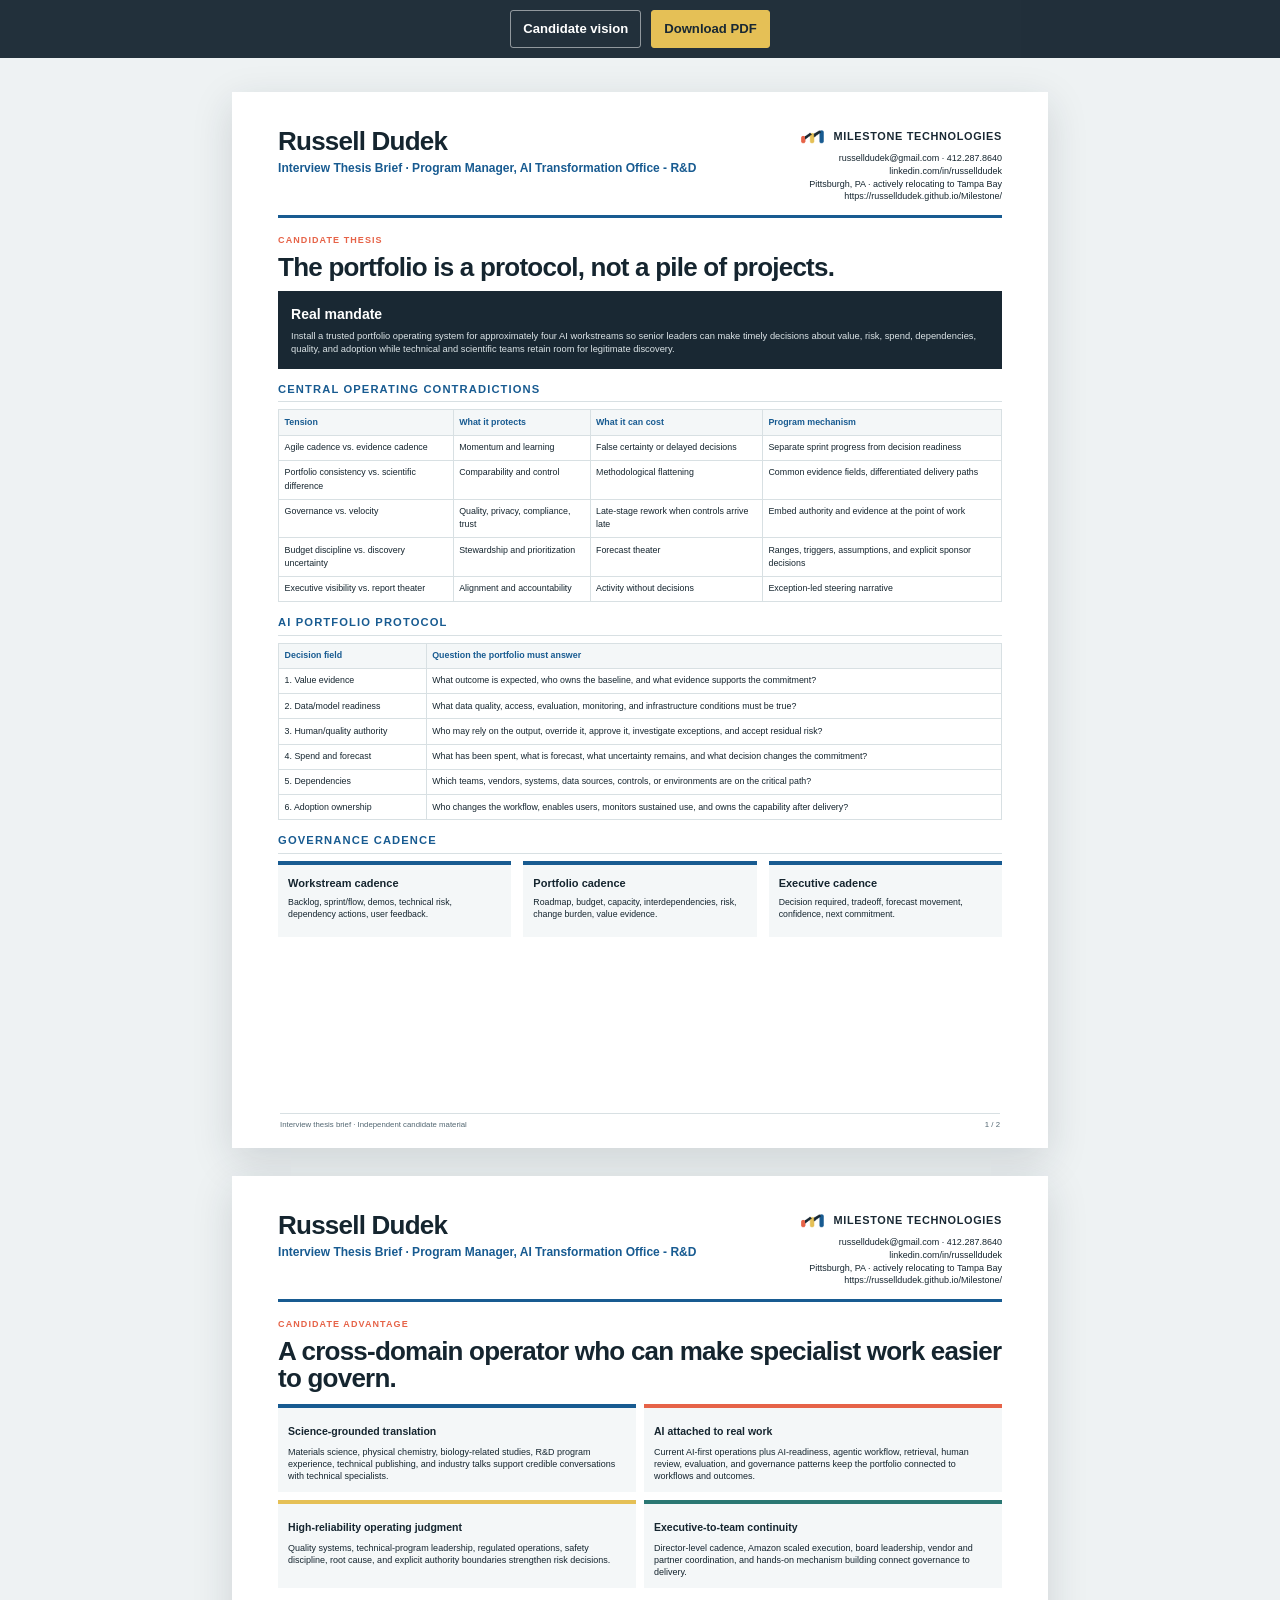
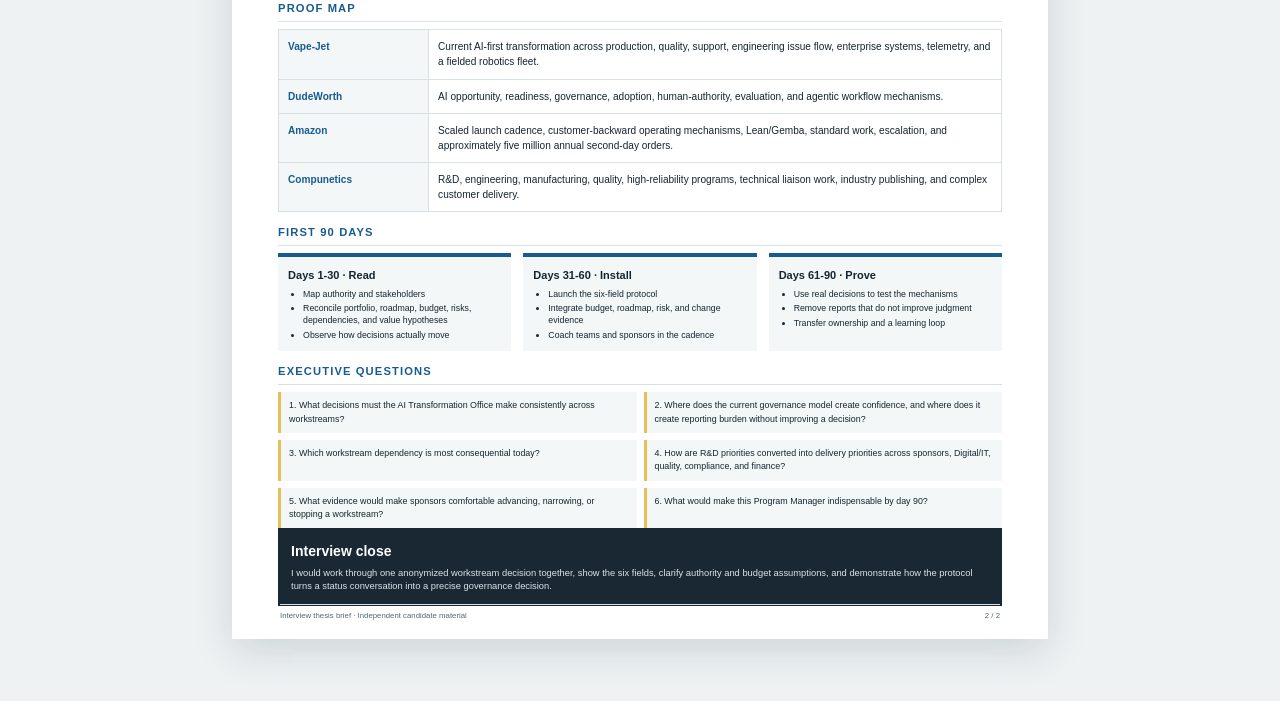
<file: interview-brief.html>
<!doctype html><html lang="en"><head><meta charset="utf-8"><meta name="viewport" content="width=device-width,initial-scale=1"><title>Milestone Interview Thesis Brief</title><link rel="stylesheet" href="styles.css"></head><body class="document-body"><div class="document-toolbar screen-only"><a href="index.html">Candidate vision</a><a class="primary" href="docs/Russell-Dudek-Milestone-Interview-Brief.pdf" download>Download PDF</a></div><main class="document-shell"><section class="print-page brief-page"><div class="doc-top"><div><h1>Russell Dudek</h1><div class="identity">Interview Thesis Brief · Program Manager, AI Transformation Office - R&amp;D</div></div><div class="doc-meta"><div class="doc-brand" aria-label="Milestone Technologies"><img class="doc-brand-icon" src="assets/brand/milestone-icon.png" alt=""><img class="doc-brand-wordmark" src="assets/brand/milestone-wordmark.png" alt="Milestone Technologies"></div><div class="doc-contact"><a href="mailto:russelldudek@gmail.com">russelldudek@gmail.com</a> · 412.287.8640<br><a href="https://www.linkedin.com/in/russelldudek">linkedin.com/in/russelldudek</a><br>Pittsburgh, PA · actively relocating to Tampa Bay<br><a href="https://russelldudek.github.io/Milestone/">https://russelldudek.github.io/Milestone/</a></div></div></div>
<div class="doc-kicker">Candidate thesis</div><h2 class="doc-title">The portfolio is a protocol, not a pile of projects.</h2><div class="callout"><h3>Real mandate</h3><p>Install a trusted portfolio operating system for approximately four AI workstreams so senior leaders can make timely decisions about value, risk, spend, dependencies, quality, and adoption while technical and scientific teams retain room for legitimate discovery.</p></div>
<div class="doc-section"><h2>Central operating contradictions</h2><table class="artifact-table"><tr><th>Tension</th><th>What it protects</th><th>What it can cost</th><th>Program mechanism</th></tr><tr><td>Agile cadence vs. evidence cadence</td><td>Momentum and learning</td><td>False certainty or delayed decisions</td><td>Separate sprint progress from decision readiness</td></tr><tr><td>Portfolio consistency vs. scientific difference</td><td>Comparability and control</td><td>Methodological flattening</td><td>Common evidence fields, differentiated delivery paths</td></tr><tr><td>Governance vs. velocity</td><td>Quality, privacy, compliance, trust</td><td>Late-stage rework when controls arrive late</td><td>Embed authority and evidence at the point of work</td></tr><tr><td>Budget discipline vs. discovery uncertainty</td><td>Stewardship and prioritization</td><td>Forecast theater</td><td>Ranges, triggers, assumptions, and explicit sponsor decisions</td></tr><tr><td>Executive visibility vs. report theater</td><td>Alignment and accountability</td><td>Activity without decisions</td><td>Exception-led steering narrative</td></tr></table></div>
<div class="doc-section"><h2>AI Portfolio Protocol</h2><table class="artifact-table"><tr><th>Decision field</th><th>Question the portfolio must answer</th></tr><tr><td>1. Value evidence</td><td>What outcome is expected, who owns the baseline, and what evidence supports the commitment?</td></tr><tr><td>2. Data/model readiness</td><td>What data quality, access, evaluation, monitoring, and infrastructure conditions must be true?</td></tr><tr><td>3. Human/quality authority</td><td>Who may rely on the output, override it, approve it, investigate exceptions, and accept residual risk?</td></tr><tr><td>4. Spend and forecast</td><td>What has been spent, what is forecast, what uncertainty remains, and what decision changes the commitment?</td></tr><tr><td>5. Dependencies</td><td>Which teams, vendors, systems, data sources, controls, or environments are on the critical path?</td></tr><tr><td>6. Adoption ownership</td><td>Who changes the workflow, enables users, monitors sustained use, and owns the capability after delivery?</td></tr></table></div>
<div class="doc-section"><h2>Governance cadence</h2><div class="three-col"><div class="phase-card"><h3>Workstream cadence</h3><p>Backlog, sprint/flow, demos, technical risk, dependency actions, user feedback.</p></div><div class="phase-card"><h3>Portfolio cadence</h3><p>Roadmap, budget, capacity, interdependencies, risk, change burden, value evidence.</p></div><div class="phase-card"><h3>Executive cadence</h3><p>Decision required, tradeoff, forecast movement, confidence, next commitment.</p></div></div></div><div class="doc-footer"><span>Interview thesis brief · Independent candidate material</span><span>1 / 2</span></div></section>
<section class="print-page brief-page"><div class="doc-top"><div><h1>Russell Dudek</h1><div class="identity">Interview Thesis Brief · Program Manager, AI Transformation Office - R&amp;D</div></div><div class="doc-meta"><div class="doc-brand" aria-label="Milestone Technologies"><img class="doc-brand-icon" src="assets/brand/milestone-icon.png" alt=""><img class="doc-brand-wordmark" src="assets/brand/milestone-wordmark.png" alt="Milestone Technologies"></div><div class="doc-contact"><a href="mailto:russelldudek@gmail.com">russelldudek@gmail.com</a> · 412.287.8640<br><a href="https://www.linkedin.com/in/russelldudek">linkedin.com/in/russelldudek</a><br>Pittsburgh, PA · actively relocating to Tampa Bay<br><a href="https://russelldudek.github.io/Milestone/">https://russelldudek.github.io/Milestone/</a></div></div></div>
<div class="doc-kicker">Candidate advantage</div><h2 class="doc-title">A cross-domain operator who can make specialist work easier to govern.</h2>
<div class="advantage-grid"><div class="advantage-card"><b>Science-grounded translation</b><p>Materials science, physical chemistry, biology-related studies, R&amp;D program experience, technical publishing, and industry talks support credible conversations with technical specialists.</p></div><div class="advantage-card"><b>AI attached to real work</b><p>Current AI-first operations plus AI-readiness, agentic workflow, retrieval, human review, evaluation, and governance patterns keep the portfolio connected to workflows and outcomes.</p></div><div class="advantage-card"><b>High-reliability operating judgment</b><p>Quality systems, technical-program leadership, regulated operations, safety discipline, root cause, and explicit authority boundaries strengthen risk decisions.</p></div><div class="advantage-card"><b>Executive-to-team continuity</b><p>Director-level cadence, Amazon scaled execution, board leadership, vendor and partner coordination, and hands-on mechanism building connect governance to delivery.</p></div></div>
<div class="doc-section"><h2>Proof map</h2><div class="proof-map"><div class="label">Vape-Jet</div><div>Current AI-first transformation across production, quality, support, engineering issue flow, enterprise systems, telemetry, and a fielded robotics fleet.</div><div class="label">DudeWorth</div><div>AI opportunity, readiness, governance, adoption, human-authority, evaluation, and agentic workflow mechanisms.</div><div class="label">Amazon</div><div>Scaled launch cadence, customer-backward operating mechanisms, Lean/Gemba, standard work, escalation, and approximately five million annual second-day orders.</div><div class="label">Compunetics</div><div>R&amp;D, engineering, manufacturing, quality, high-reliability programs, technical liaison work, industry publishing, and complex customer delivery.</div></div></div>
<div class="doc-section"><h2>First 90 days</h2><div class="three-col"><div class="phase-card"><h3>Days 1-30 · Read</h3><ul><li>Map authority and stakeholders</li><li>Reconcile portfolio, roadmap, budget, risks, dependencies, and value hypotheses</li><li>Observe how decisions actually move</li></ul></div><div class="phase-card"><h3>Days 31-60 · Install</h3><ul><li>Launch the six-field protocol</li><li>Integrate budget, roadmap, risk, and change evidence</li><li>Coach teams and sponsors in the cadence</li></ul></div><div class="phase-card"><h3>Days 61-90 · Prove</h3><ul><li>Use real decisions to test the mechanisms</li><li>Remove reports that do not improve judgment</li><li>Transfer ownership and a learning loop</li></ul></div></div></div>
<div class="doc-section"><h2>Executive questions</h2><div class="question-grid"><div class="question">1. What decisions must the AI Transformation Office make consistently across workstreams?</div><div class="question">2. Where does the current governance model create confidence, and where does it create reporting burden without improving a decision?</div><div class="question">3. Which workstream dependency is most consequential today?</div><div class="question">4. How are R&amp;D priorities converted into delivery priorities across sponsors, Digital/IT, quality, compliance, and finance?</div><div class="question">5. What evidence would make sponsors comfortable advancing, narrowing, or stopping a workstream?</div><div class="question">6. What would make this Program Manager indispensable by day 90?</div></div></div>
<div class="callout"><h3>Interview close</h3><p>I would work through one anonymized workstream decision together, show the six fields, clarify authority and budget assumptions, and demonstrate how the protocol turns a status conversation into a precise governance decision.</p></div><div class="doc-footer"><span>Interview thesis brief · Independent candidate material</span><span>2 / 2</span></div></section></main></body></html>
</file>
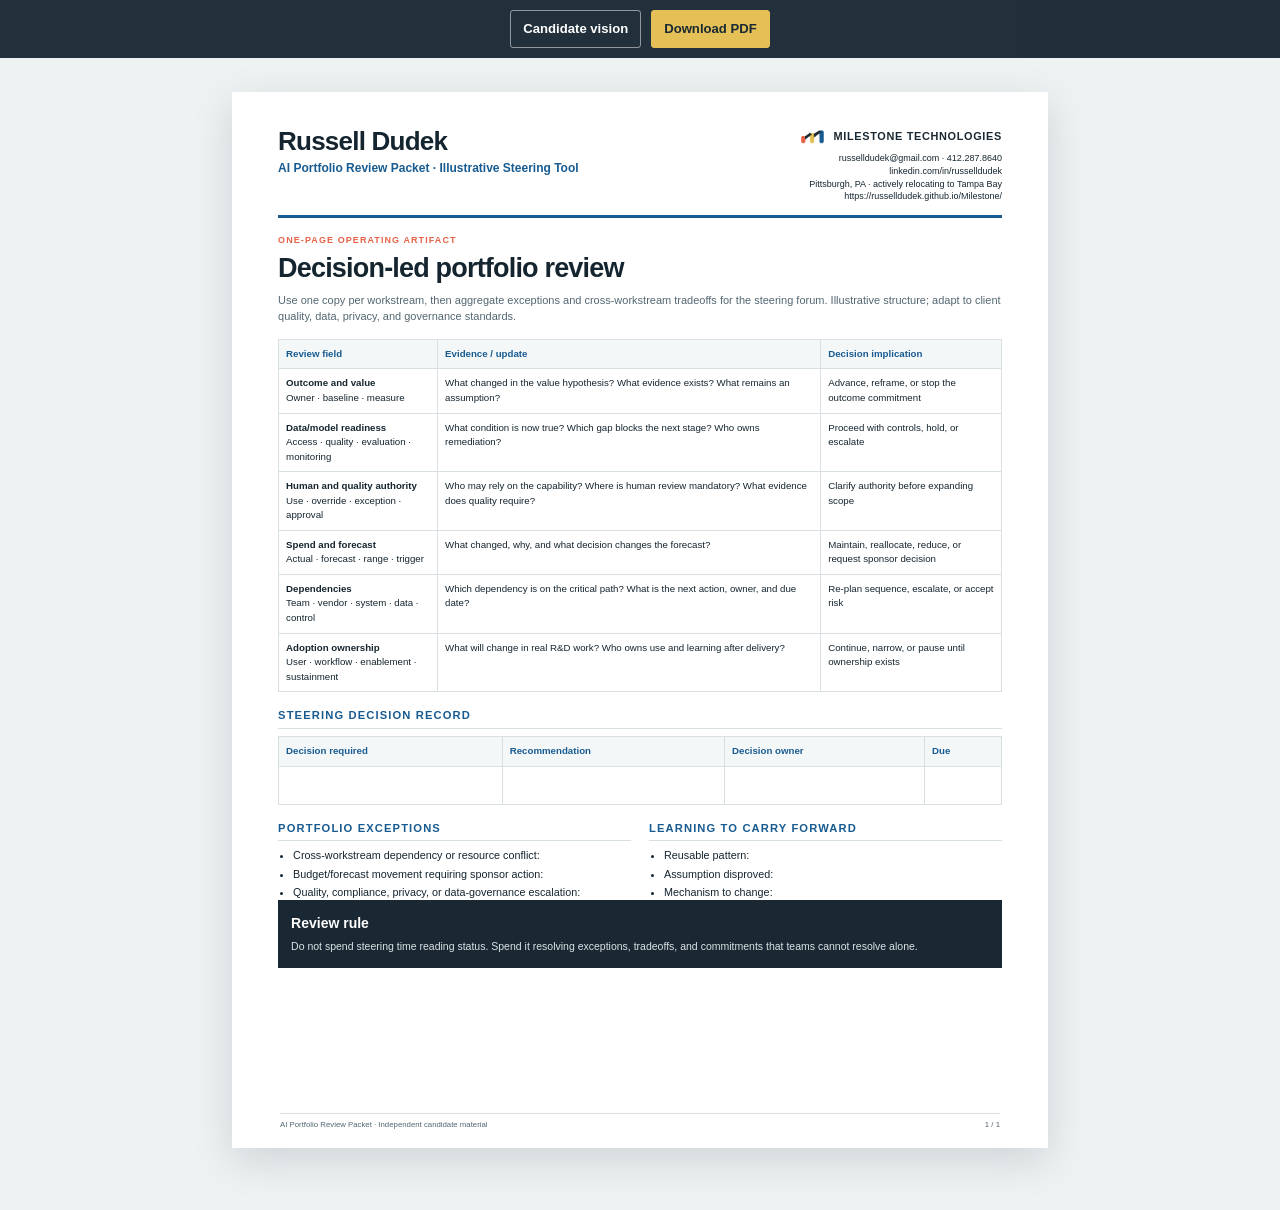
<file: portfolio-review.html>
<!DOCTYPE html>
<html lang="en"><head><meta charset="utf-8"/><meta content="width=device-width,initial-scale=1" name="viewport"/><title>Milestone AI Portfolio Review Packet</title><link href="styles.css" rel="stylesheet"/></head><body class="document-body"><div class="document-toolbar screen-only"><a href="index.html">Candidate vision</a><a class="primary" download="" href="docs/Russell-Dudek-Milestone-Portfolio-Review.pdf">Download PDF</a></div><main class="document-shell"><section class="print-page review-page"><div class="doc-top"><div><h1>Russell Dudek</h1><div class="identity">AI Portfolio Review Packet · Illustrative Steering Tool</div></div><div class="doc-meta"><div aria-label="Milestone Technologies" class="doc-brand"><img alt="" class="doc-brand-icon" src="assets/brand/milestone-icon.png"/><img alt="Milestone Technologies" class="doc-brand-wordmark" src="assets/brand/milestone-wordmark.png"/></div><div class="doc-contact"><a href="mailto:russelldudek@gmail.com">russelldudek@gmail.com</a> · 412.287.8640<br/><a href="https://www.linkedin.com/in/russelldudek">linkedin.com/in/russelldudek</a><br/>Pittsburgh, PA · actively relocating to Tampa Bay<br/><a href="https://russelldudek.github.io/Milestone/">https://russelldudek.github.io/Milestone/</a></div></div></div><div class="doc-kicker">One-page operating artifact</div><h2 class="doc-title">Decision-led portfolio review</h2><p class="doc-subtitle">Use one copy per workstream, then aggregate exceptions and cross-workstream tradeoffs for the steering forum. Illustrative structure; adapt to client quality, data, privacy, and governance standards.</p><table class="artifact-table"><tr><th style="width:22%">Review field</th><th>Evidence / update</th><th style="width:25%">Decision implication</th></tr><tr><td><b>Outcome and value</b><br/>Owner · baseline · measure</td><td>What changed in the value hypothesis? What evidence exists? What remains an assumption?</td><td>Advance, reframe, or stop the outcome commitment</td></tr><tr><td><b>Data/model readiness</b><br/>Access · quality · evaluation · monitoring</td><td>What condition is now true? Which gap blocks the next stage? Who owns remediation?</td><td>Proceed with controls, hold, or escalate</td></tr><tr><td><b>Human and quality authority</b><br/>Use · override · exception · approval</td><td>Who may rely on the capability? Where is human review mandatory? What evidence does quality require?</td><td>Clarify authority before expanding scope</td></tr><tr><td><b>Spend and forecast</b><br/>Actual · forecast · range · trigger</td><td>What changed, why, and what decision changes the forecast?</td><td>Maintain, reallocate, reduce, or request sponsor decision</td></tr><tr><td><b>Dependencies</b><br/>Team · vendor · system · data · control</td><td>Which dependency is on the critical path? What is the next action, owner, and due date?</td><td>Re-plan sequence, escalate, or accept risk</td></tr><tr><td><b>Adoption ownership</b><br/>User · workflow · enablement · sustainment</td><td>What will change in real R&amp;D work? Who owns use and learning after delivery?</td><td>Continue, narrow, or pause until ownership exists</td></tr></table><div class="doc-section"><h2>Steering decision record</h2><table class="artifact-table"><tr><th>Decision required</th><th>Recommendation</th><th>Decision owner</th><th>Due</th></tr><tr><td style="height:38px"></td><td></td><td></td><td></td></tr></table></div><div class="two-col"><div class="doc-section"><h2>Portfolio exceptions</h2><ul><li>Cross-workstream dependency or resource conflict:</li><li>Budget/forecast movement requiring sponsor action:</li><li>Quality, compliance, privacy, or data-governance escalation:</li></ul></div><div class="doc-section"><h2>Learning to carry forward</h2><ul><li>Reusable pattern:</li><li>Assumption disproved:</li><li>Mechanism to change:</li></ul></div></div><div class="callout"><h3>Review rule</h3><p>Do not spend steering time reading status. Spend it resolving exceptions, tradeoffs, and commitments that teams cannot resolve alone.</p></div><div class="doc-footer"><span>AI Portfolio Review Packet · Independent candidate material</span><span>1 / 1</span></div></section></main></body></html>
</file>
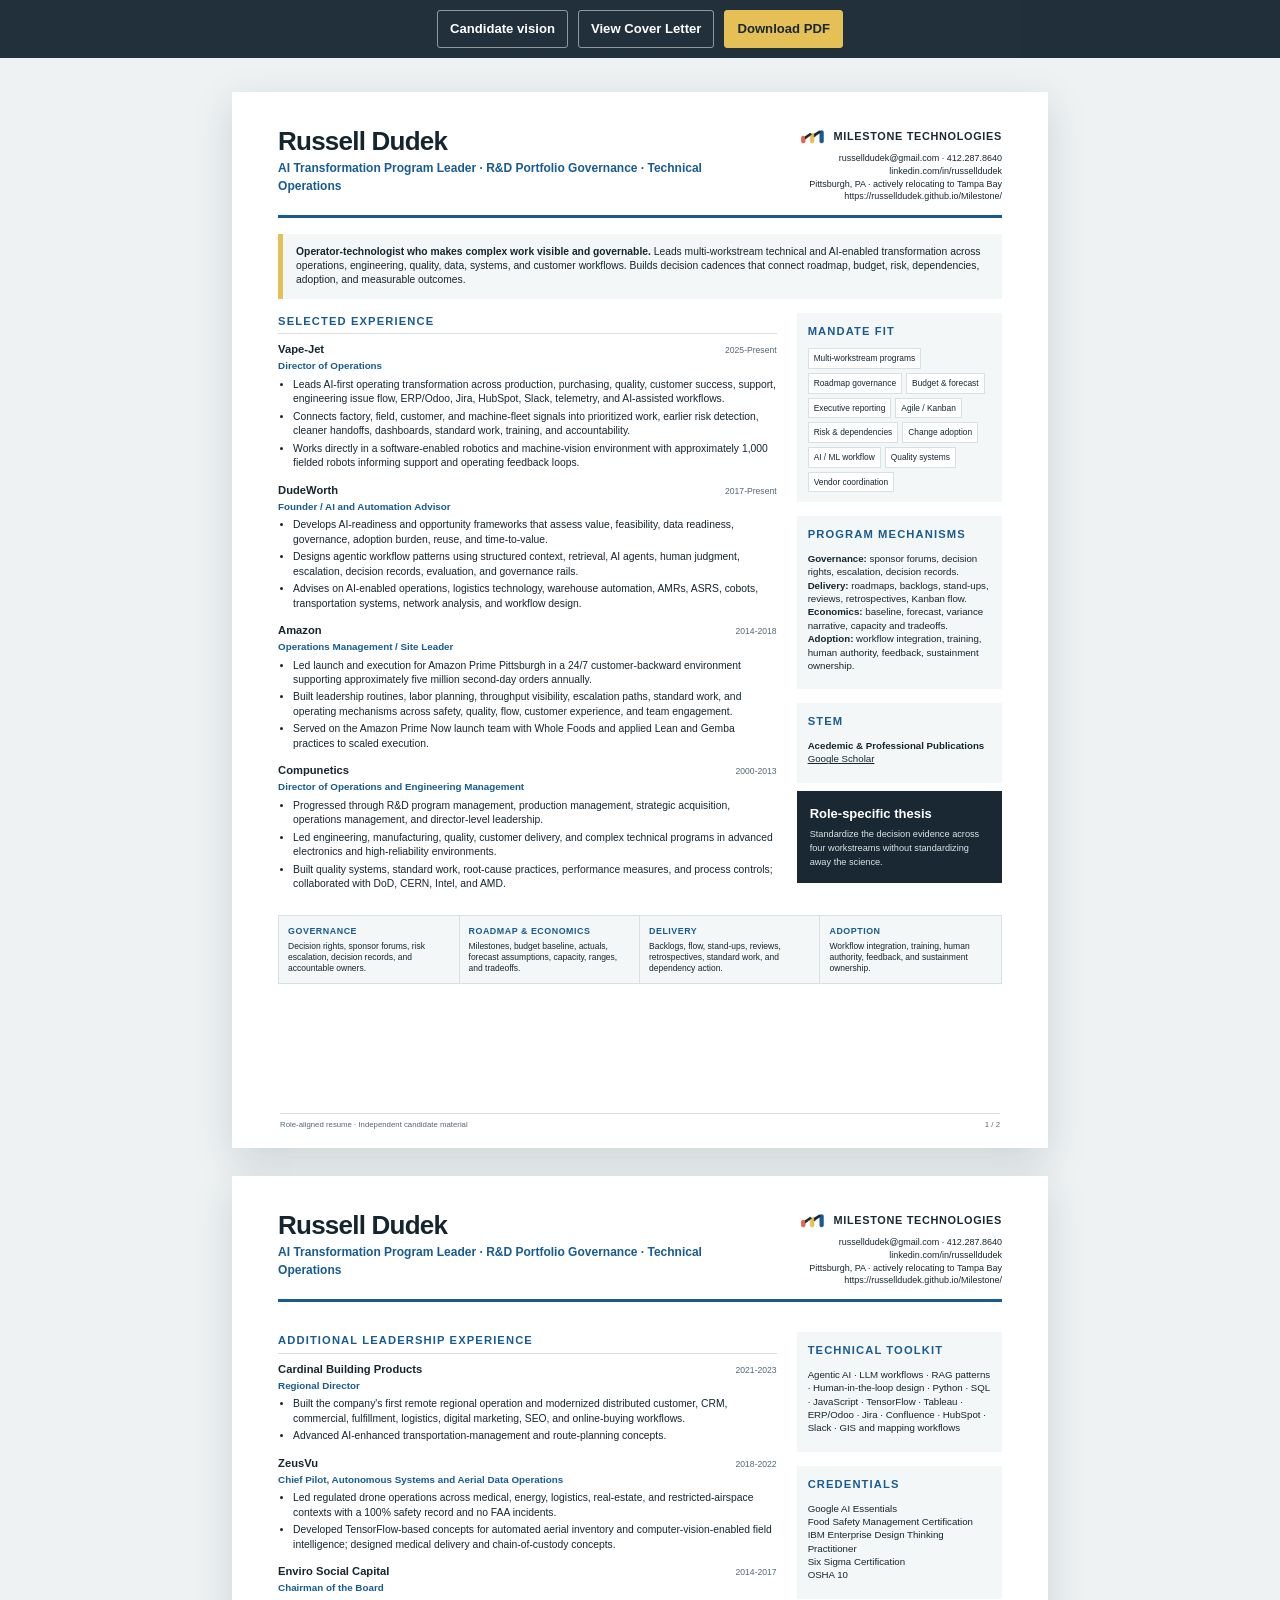
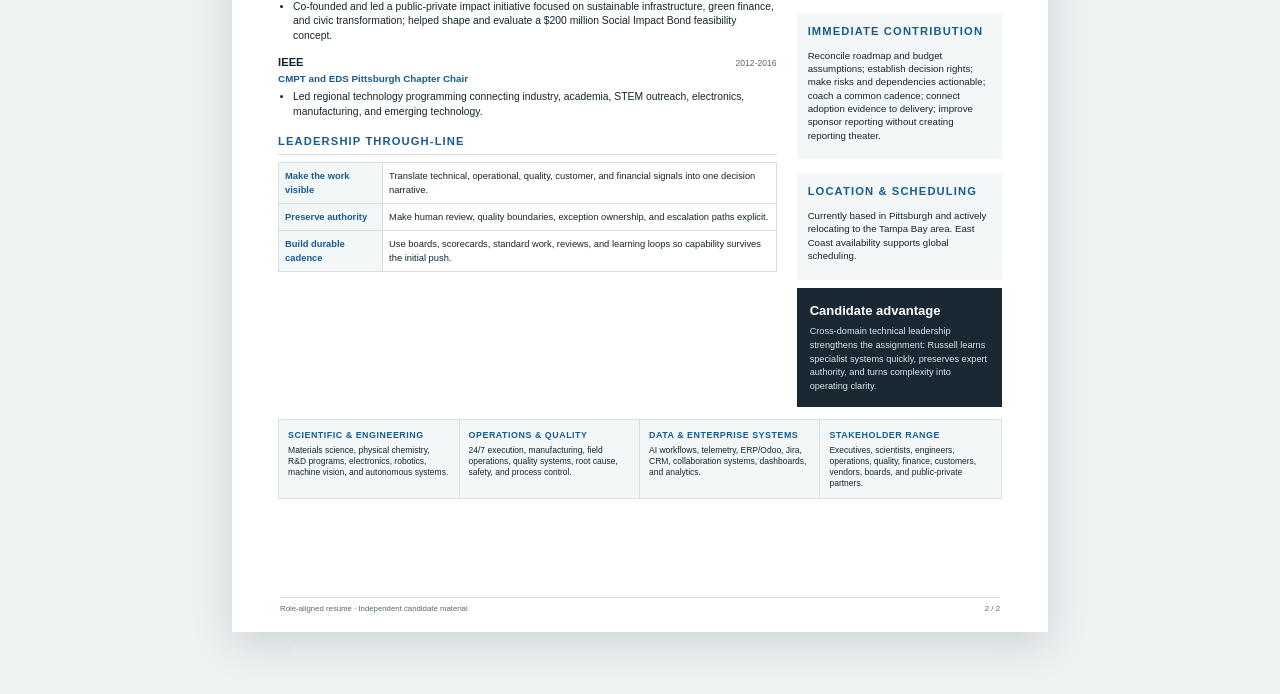
<file: resume.html>
<!DOCTYPE html>
<html lang="en"><head><meta charset="utf-8"/><meta content="width=device-width,initial-scale=1" name="viewport"/><title>Russell Dudek - Milestone Program Manager Resume</title><link href="styles.css" rel="stylesheet"/></head><body class="document-body"><div class="document-toolbar screen-only"><a href="index.html">Candidate vision</a><a href="cover-letter.html">View Cover Letter</a><a class="primary" download="" href="docs/Russell-Dudek-Milestone-Resume.pdf">Download PDF</a></div><main class="document-shell">
<section class="print-page resume-page"><div class="doc-top"><div><h1>Russell Dudek</h1><div class="identity">AI Transformation Program Leader · R&amp;D Portfolio Governance · Technical Operations</div></div><div class="doc-meta"><div aria-label="Milestone Technologies" class="doc-brand"><img alt="" class="doc-brand-icon" src="assets/brand/milestone-icon.png"/><img alt="Milestone Technologies" class="doc-brand-wordmark" src="assets/brand/milestone-wordmark.png"/></div><div class="doc-contact"><a href="mailto:russelldudek@gmail.com">russelldudek@gmail.com</a> · 412.287.8640<br/><a href="https://www.linkedin.com/in/russelldudek">linkedin.com/in/russelldudek</a><br/>Pittsburgh, PA · actively relocating to Tampa Bay<br/><a href="https://russelldudek.github.io/Milestone/">https://russelldudek.github.io/Milestone/</a></div></div></div>
<div class="summary-box"><b>Operator-technologist who makes complex work visible and governable.</b> Leads multi-workstream technical and AI-enabled transformation across operations, engineering, quality, data, systems, and customer workflows. Builds decision cadences that connect roadmap, budget, risk, dependencies, adoption, and measurable outcomes.</div>
<div class="resume-grid"><div>
<div class="doc-section"><h2>Selected experience</h2>
<div class="job"><div class="job-head"><strong>Vape-Jet</strong><span>2025-Present</span></div><div class="job-title">Director of Operations</div><ul><li>Leads AI-first operating transformation across production, purchasing, quality, customer success, support, engineering issue flow, ERP/Odoo, Jira, HubSpot, Slack, telemetry, and AI-assisted workflows.</li><li>Connects factory, field, customer, and machine-fleet signals into prioritized work, earlier risk detection, cleaner handoffs, dashboards, standard work, training, and accountability.</li><li>Works directly in a software-enabled robotics and machine-vision environment with approximately 1,000 fielded robots informing support and operating feedback loops.</li></ul></div>
<div class="job"><div class="job-head"><strong>DudeWorth</strong><span>2017-Present</span></div><div class="job-title">Founder / AI and Automation Advisor</div><ul><li>Develops AI-readiness and opportunity frameworks that assess value, feasibility, data readiness, governance, adoption burden, reuse, and time-to-value.</li><li>Designs agentic workflow patterns using structured context, retrieval, AI agents, human judgment, escalation, decision records, evaluation, and governance rails.</li><li>Advises on AI-enabled operations, logistics technology, warehouse automation, AMRs, ASRS, cobots, transportation systems, network analysis, and workflow design.</li></ul></div>
<div class="job"><div class="job-head"><strong>Amazon</strong><span>2014-2018</span></div><div class="job-title">Operations Management / Site Leader</div><ul><li>Led launch and execution for Amazon Prime Pittsburgh in a 24/7 customer-backward environment supporting approximately five million second-day orders annually.</li><li>Built leadership routines, labor planning, throughput visibility, escalation paths, standard work, and operating mechanisms across safety, quality, flow, customer experience, and team engagement.</li><li>Served on the Amazon Prime Now launch team with Whole Foods and applied Lean and Gemba practices to scaled execution.</li></ul></div>
<div class="job"><div class="job-head"><strong>Compunetics</strong><span>2000-2013</span></div><div class="job-title">Director of Operations and Engineering Management</div><ul><li>Progressed through R&amp;D program management, production management, strategic acquisition, operations management, and director-level leadership.</li><li>Led engineering, manufacturing, quality, customer delivery, and complex technical programs in advanced electronics and high-reliability environments.</li><li>Built quality systems, standard work, root-cause practices, performance measures, and process controls; collaborated with DoD, CERN, Intel, and AMD.</li></ul></div>
</div></div>
<aside><div class="doc-section sidebar-block"><h2>Mandate fit</h2><div class="tag-list"><span class="tag">Multi-workstream programs</span><span class="tag">Roadmap governance</span><span class="tag">Budget &amp; forecast</span><span class="tag">Executive reporting</span><span class="tag">Agile / Kanban</span><span class="tag">Risk &amp; dependencies</span><span class="tag">Change adoption</span><span class="tag">AI / ML workflow</span><span class="tag">Quality systems</span><span class="tag">Vendor coordination</span></div></div>
<div class="doc-section sidebar-block"><h2>Program mechanisms</h2><p><b>Governance:</b> sponsor forums, decision rights, escalation, decision records.<br/><b>Delivery:</b> roadmaps, backlogs, stand-ups, reviews, retrospectives, Kanban flow.<br/><b>Economics:</b> baseline, forecast, variance narrative, capacity and tradeoffs.<br/><b>Adoption:</b> workflow integration, training, human authority, feedback, sustainment ownership.</p></div>
<div class="doc-section sidebar-block"><h2>STEM</h2><p><b>Acedemic &amp; Professional Publications</b><br/><a href="https://scholar.google.com/citations?user=yHQSVd8AAAAJ">Google Scholar</a></p></div>
<div class="callout"><h3>Role-specific thesis</h3><p>Standardize the decision evidence across four workstreams without standardizing away the science.</p></div></aside></div><div class="resume-band"><div><b>Governance</b><span>Decision rights, sponsor forums, risk escalation, decision records, and accountable owners.</span></div><div><b>Roadmap &amp; economics</b><span>Milestones, budget baseline, actuals, forecast assumptions, capacity, ranges, and tradeoffs.</span></div><div><b>Delivery</b><span>Backlogs, flow, stand-ups, reviews, retrospectives, standard work, and dependency action.</span></div><div><b>Adoption</b><span>Workflow integration, training, human authority, feedback, and sustainment ownership.</span></div></div><div class="doc-footer"><span>Role-aligned resume · Independent candidate material</span><span>1 / 2</span></div></section>
<section class="print-page resume-page"><div class="doc-top"><div><h1>Russell Dudek</h1><div class="identity">AI Transformation Program Leader · R&amp;D Portfolio Governance · Technical Operations</div></div><div class="doc-meta"><div aria-label="Milestone Technologies" class="doc-brand"><img alt="" class="doc-brand-icon" src="assets/brand/milestone-icon.png"/><img alt="Milestone Technologies" class="doc-brand-wordmark" src="assets/brand/milestone-wordmark.png"/></div><div class="doc-contact"><a href="mailto:russelldudek@gmail.com">russelldudek@gmail.com</a> · 412.287.8640<br/><a href="https://www.linkedin.com/in/russelldudek">linkedin.com/in/russelldudek</a><br/>Pittsburgh, PA · actively relocating to Tampa Bay<br/><a href="https://russelldudek.github.io/Milestone/">https://russelldudek.github.io/Milestone/</a></div></div></div>
<div class="resume-grid"><div><div class="doc-section"><h2>Additional leadership experience</h2>
<div class="job"><div class="job-head"><strong>Cardinal Building Products</strong><span>2021-2023</span></div><div class="job-title">Regional Director</div><ul><li>Built the company's first remote regional operation and modernized distributed customer, CRM, commercial, fulfillment, logistics, digital marketing, SEO, and online-buying workflows.</li><li>Advanced AI-enhanced transportation-management and route-planning concepts.</li></ul></div>
<div class="job"><div class="job-head"><strong>ZeusVu</strong><span>2018-2022</span></div><div class="job-title">Chief Pilot, Autonomous Systems and Aerial Data Operations</div><ul><li>Led regulated drone operations across medical, energy, logistics, real-estate, and restricted-airspace contexts with a 100% safety record and no FAA incidents.</li><li>Developed TensorFlow-based concepts for automated aerial inventory and computer-vision-enabled field intelligence; designed medical delivery and chain-of-custody concepts.</li></ul></div>
<div class="job"><div class="job-head"><strong>Enviro Social Capital</strong><span>2014-2017</span></div><div class="job-title">Chairman of the Board</div><ul><li>Co-founded and led a public-private impact initiative focused on sustainable infrastructure, green finance, and civic transformation; helped shape and evaluate a $200 million Social Impact Bond feasibility concept.</li></ul></div>
<div class="job"><div class="job-head"><strong>IEEE</strong><span>2012-2016</span></div><div class="job-title">CMPT and EDS Pittsburgh Chapter Chair</div><ul><li>Led regional technology programming connecting industry, academia, STEM outreach, electronics, manufacturing, and emerging technology.</li></ul></div></div>
<div class="doc-section"><h2>Leadership through-line</h2><table class="artifact-table"><tr><th>Make the work visible</th><td>Translate technical, operational, quality, customer, and financial signals into one decision narrative.</td></tr><tr><th>Preserve authority</th><td>Make human review, quality boundaries, exception ownership, and escalation paths explicit.</td></tr><tr><th>Build durable cadence</th><td>Use boards, scorecards, standard work, reviews, and learning loops so capability survives the initial push.</td></tr></table></div></div>
<aside><div class="doc-section sidebar-block"><h2>Technical toolkit</h2><p>Agentic AI · LLM workflows · RAG patterns · Human-in-the-loop design · Python · SQL · JavaScript · TensorFlow · Tableau · ERP/Odoo · Jira · Confluence · HubSpot · Slack · GIS and mapping workflows</p></div>
<div class="doc-section sidebar-block"><h2>Credentials</h2><p>Google AI Essentials<br/>Food Safety Management Certification<br/>IBM Enterprise Design Thinking Practitioner<br/>Six Sigma Certification<br/>OSHA 10</p></div>
<div class="doc-section sidebar-block"><h2>Immediate contribution</h2><p>Reconcile roadmap and budget assumptions; establish decision rights; make risks and dependencies actionable; coach a common cadence; connect adoption evidence to delivery; improve sponsor reporting without creating reporting theater.</p></div>
<div class="doc-section sidebar-block"><h2>Location &amp; scheduling</h2><p>Currently based in Pittsburgh and actively relocating to the Tampa Bay area. East Coast availability supports global scheduling.</p></div>
<div class="callout"><h3>Candidate advantage</h3><p>Cross-domain technical leadership strengthens the assignment: Russell learns specialist systems quickly, preserves expert authority, and turns complexity into operating clarity.</p></div></aside></div><div class="resume-band"><div><b>Scientific &amp; engineering</b><span>Materials science, physical chemistry, R&amp;D programs, electronics, robotics, machine vision, and autonomous systems.</span></div><div><b>Operations &amp; quality</b><span>24/7 execution, manufacturing, field operations, quality systems, root cause, safety, and process control.</span></div><div><b>Data &amp; enterprise systems</b><span>AI workflows, telemetry, ERP/Odoo, Jira, CRM, collaboration systems, dashboards, and analytics.</span></div><div><b>Stakeholder range</b><span>Executives, scientists, engineers, operations, quality, finance, customers, vendors, boards, and public-private partners.</span></div></div><div class="doc-footer"><span>Role-aligned resume · Independent candidate material</span><span>2 / 2</span></div></section></main></body></html>
</file>
<file: styles.css>
@import url("brand-tokens.css");
*{box-sizing:border-box}html{scroll-behavior:smooth}body{margin:0;background:var(--brand-white);color:var(--ink);font-family:"Trebuchet MS",Cabin,"Segoe UI",sans-serif;line-height:1.5}a{color:inherit}img{max-width:100%;display:block}button{font:inherit}.skip{position:absolute;left:-999px;top:0}.skip:focus{left:1rem;top:1rem;z-index:999;background:#fff;padding:.75rem;border:2px solid var(--brand-blue)}
.site-header{position:sticky;top:0;z-index:30;background:rgba(255,255,255,.94);backdrop-filter:blur(12px);border-bottom:1px solid var(--line)}.header-inner{max-width:1180px;margin:auto;min-height:76px;padding:12px 28px;display:flex;align-items:center;justify-content:space-between;gap:28px}.brand-lockup{display:flex;align-items:center;gap:16px;text-decoration:none}.brand-lockup img{width:190px;height:auto}.candidate-label{border-left:1px solid var(--line);padding-left:16px;font-size:.82rem;line-height:1.25;color:var(--muted)}.site-nav{display:flex;gap:20px;align-items:center}.site-nav a{text-decoration:none;font-size:.92rem;font-weight:700;color:var(--brand-deep)}.site-nav a:hover,.site-nav a:focus{color:var(--brand-blue)}.nav-cta{border:1px solid var(--brand-deep);padding:9px 14px;border-radius:4px}.menu-button{display:none;background:none;border:1px solid var(--line);padding:8px 10px;border-radius:4px}
.hero{min-height:calc(100vh - 76px);display:grid;grid-template-columns:minmax(0,1fr) minmax(460px,.9fr);align-items:center;gap:70px;max-width:1240px;margin:auto;padding:70px 30px 90px}.hero-copy h1{font-size:clamp(3rem,6.5vw,6.7rem);line-height:.92;letter-spacing:-.065em;margin:0 0 28px;max-width:760px;font-weight:800}.hero-copy h1 span{color:var(--brand-blue)}.hero-copy .lead{font-size:clamp(1.12rem,1.6vw,1.42rem);max-width:690px;color:var(--muted);margin:0 0 34px}.hero-copy .role-line{font-size:.9rem;text-transform:uppercase;letter-spacing:.12em;color:var(--brand-blue);font-weight:800;margin-bottom:18px}.hero-actions{display:flex;flex-wrap:wrap;gap:12px}.button{display:inline-flex;align-items:center;justify-content:center;min-height:48px;padding:12px 18px;border-radius:4px;text-decoration:none;font-weight:800;border:1px solid var(--brand-deep);background:var(--brand-deep);color:#fff}.button.secondary{background:#fff;color:var(--brand-deep)}.button:hover,.button:focus{transform:translateY(-1px);box-shadow:0 7px 20px rgba(25,40,51,.13)}
.protocol-stage{position:relative;min-height:610px;display:flex;align-items:center;justify-content:center}.stage-ribbon{position:absolute;right:4%;top:2%;width:64%;height:32px;background:linear-gradient(90deg,var(--brand-orange),var(--brand-yellow),var(--brand-blue));border-radius:0 18px 18px 0;transform:skewX(-24deg);opacity:.95}.protocol-stack{position:relative;width:430px;height:500px}.protocol-sheet{position:absolute;inset:0;background:#fff;border:1px solid rgba(25,40,51,.16);box-shadow:0 18px 45px rgba(25,40,51,.13);padding:27px 28px 24px;transform-origin:15% 90%;transition:transform .75s cubic-bezier(.2,.8,.2,1),opacity .4s}.protocol-sheet:nth-child(1){transform:translate(-42px,25px) rotate(-8deg)}.protocol-sheet:nth-child(2){transform:translate(-15px,12px) rotate(-3deg)}.protocol-sheet:nth-child(3){transform:translate(14px,2px) rotate(3deg)}.protocol-sheet:nth-child(4){transform:translate(38px,-8px) rotate(7deg)}.protocol-stack.aligned .protocol-sheet:nth-child(1){transform:translate(-24px,18px) rotate(-2deg)}.protocol-stack.aligned .protocol-sheet:nth-child(2){transform:translate(-8px,9px) rotate(-.6deg)}.protocol-stack.aligned .protocol-sheet:nth-child(3){transform:translate(8px,0) rotate(.6deg)}.protocol-stack.aligned .protocol-sheet:nth-child(4){transform:translate(24px,-9px) rotate(2deg)}.sheet-index{display:flex;align-items:center;justify-content:space-between;border-bottom:4px solid var(--brand-blue);padding-bottom:14px;margin-bottom:20px}.sheet-index strong{font-size:1.05rem}.sheet-index span{font-size:.72rem;letter-spacing:.09em;text-transform:uppercase;color:var(--muted)}.evidence-row{display:grid;grid-template-columns:128px 1fr;gap:13px;align-items:center;padding:10px 0;border-bottom:1px solid var(--line);font-size:.84rem}.evidence-row b{font-size:.73rem;text-transform:uppercase;letter-spacing:.07em;color:var(--muted)}.evidence-bar{height:8px;background:#e9eef0;position:relative;overflow:hidden}.evidence-bar i{display:block;height:100%;width:var(--level,78%);background:var(--brand-blue);transition:width .5s,background .5s}.sheet-decision{margin-top:20px;display:flex;align-items:center;justify-content:space-between;background:var(--surface);padding:13px 14px}.sheet-decision b{font-size:.72rem;letter-spacing:.08em;text-transform:uppercase;color:var(--muted)}.decision-value{font-weight:900;color:var(--success)}.review-line{position:absolute;left:50%;top:12px;bottom:8px;width:2px;background:var(--brand-orange);transform:scaleY(0);transform-origin:top;transition:transform 1s .35s}.protocol-stack.aligned .review-line{transform:scaleY(1)}.review-label{position:absolute;left:calc(50% + 12px);bottom:-40px;font-size:.75rem;font-weight:800;letter-spacing:.08em;text-transform:uppercase;color:var(--brand-orange)}
.section{padding:110px 28px}.section-inner{max-width:1180px;margin:auto}.section-heading{display:grid;grid-template-columns:.7fr 1.3fr;gap:70px;align-items:start;margin-bottom:62px}.section-heading h2{font-size:clamp(2.3rem,4.8vw,4.8rem);line-height:.98;letter-spacing:-.045em;margin:0}.section-heading p{font-size:1.18rem;color:var(--muted);margin:8px 0 0;max-width:680px}.dark{background:var(--brand-deep);color:#fff}.dark .section-heading p,.dark .muted{color:#cbd5d9}.tension-map{display:grid;grid-template-columns:repeat(3,1fr);border-top:1px solid rgba(255,255,255,.25);border-left:1px solid rgba(255,255,255,.25)}.tension{min-height:260px;padding:28px;border-right:1px solid rgba(255,255,255,.25);border-bottom:1px solid rgba(255,255,255,.25);display:flex;flex-direction:column;justify-content:space-between}.tension .number{font-size:.8rem;color:var(--brand-yellow);font-weight:800}.tension h3{font-size:1.5rem;line-height:1.1;margin:28px 0 10px}.tension p{color:#cbd5d9;margin:0}.tension .resolution{margin-top:22px;color:#fff;font-weight:800;font-size:.92rem}
.protocol-workbench{display:grid;grid-template-columns:280px minmax(0,1fr);gap:50px;align-items:start}.scenario-controls{display:flex;flex-direction:column;gap:8px}.scenario-controls button{background:#fff;border:1px solid var(--line);padding:14px 16px;text-align:left;font-weight:800;color:var(--brand-deep);cursor:pointer}.scenario-controls button[aria-selected="true"]{background:var(--brand-deep);color:#fff;border-color:var(--brand-deep)}.scenario-note{font-size:.79rem;color:var(--muted);margin-top:14px}.portfolio-board{border:1px solid var(--line);background:var(--surface);padding:24px}.board-header{display:flex;justify-content:space-between;gap:30px;align-items:flex-end;padding-bottom:20px;border-bottom:1px solid var(--line)}.board-header h3{margin:0;font-size:1.8rem}.board-header p{margin:0;color:var(--muted);font-size:.85rem}.workstream-grid{display:grid;grid-template-columns:repeat(4,1fr);gap:1px;background:var(--line);margin-top:1px}.workstream{background:#fff;padding:18px;min-height:330px}.workstream h4{margin:0 0 4px;font-size:.98rem}.workstream small{color:var(--muted)}.mini-evidence{margin-top:22px;display:grid;gap:12px}.mini-row{display:grid;grid-template-columns:1fr auto;gap:8px;align-items:center;font-size:.72rem}.mini-row i{grid-column:1/-1;height:5px;background:#e6ecee;position:relative;overflow:hidden}.mini-row i:after{content:"";display:block;height:100%;width:var(--v);background:var(--brand-blue);transition:width .45s,background .45s}.mini-row.is-gap i:after{background:var(--brand-orange)}.workstream-status{margin-top:20px;padding-top:14px;border-top:1px solid var(--line);font-size:.76rem;text-transform:uppercase;letter-spacing:.06em;font-weight:900;color:var(--success)}.workstream.status-hold .workstream-status{color:var(--hold)}.workstream.status-escalate .workstream-status{color:var(--warn)}.decision-panel{margin-top:18px;background:var(--brand-deep);color:#fff;padding:22px;display:grid;grid-template-columns:1.3fr .7fr;gap:24px}.decision-panel h4{margin:0 0 7px;font-size:1.35rem}.decision-panel p{margin:0;color:#cbd5d9}.decision-panel .decision-code{text-align:right;font-size:1.2rem;font-weight:900;color:var(--brand-yellow)}
.evidence-trail{display:grid;grid-template-columns:1fr 1px 1fr;gap:36px}.trail-line{background:var(--line)}.evidence-item{padding:0 0 36px}.evidence-item h3{margin:0 0 8px;font-size:1.35rem}.evidence-item p{margin:0;color:var(--muted)}.evidence-item .source{display:inline-block;margin-top:10px;font-size:.76rem;font-weight:800;color:var(--brand-blue);text-transform:uppercase;letter-spacing:.06em}.objection-band{background:var(--brand-yellow);padding:60px 28px}.objection-inner{max-width:1180px;margin:auto;display:grid;grid-template-columns:.9fr 1.1fr;gap:60px}.objection-inner h2{font-size:clamp(2rem,4vw,4rem);line-height:1;margin:0}.objection-inner p{font-size:1.12rem;margin:0}.entry-grid{display:grid;grid-template-columns:repeat(3,1fr);gap:0;border-top:1px solid var(--line);border-left:1px solid var(--line)}.entry-phase{padding:30px;border-right:1px solid var(--line);border-bottom:1px solid var(--line);min-height:320px}.entry-phase .days{font-weight:900;color:var(--brand-blue);letter-spacing:.08em}.entry-phase h3{font-size:1.5rem;margin:20px 0 12px}.entry-phase ul{padding-left:18px;margin:0;color:var(--muted)}.entry-phase li+li{margin-top:8px}.docs-strip{background:var(--surface);padding:80px 28px}.docs-inner{max-width:1180px;margin:auto}.docs-inner h2{font-size:clamp(2.4rem,5vw,5rem);line-height:1;margin:0 0 35px}.doc-links{display:grid;grid-template-columns:repeat(3,1fr);border-top:1px solid var(--brand-deep);border-left:1px solid var(--brand-deep)}.doc-link{padding:24px;min-height:150px;border-right:1px solid var(--brand-deep);border-bottom:1px solid var(--brand-deep);text-decoration:none;display:flex;flex-direction:column;justify-content:space-between}.doc-link:hover,.doc-link:focus{background:#fff}.doc-link span{font-size:.75rem;text-transform:uppercase;letter-spacing:.08em;color:var(--muted)}.doc-link strong{font-size:1.15rem}.site-footer{background:var(--brand-deep);color:#fff;padding:44px 28px}.footer-inner{max-width:1180px;margin:auto;display:flex;justify-content:space-between;gap:30px;align-items:flex-start}.footer-inner p{margin:0;color:#cbd5d9;max-width:650px}.footer-contact{text-align:right}.footer-contact a{display:block;color:#fff}
/* Document system */
.document-body{background:#eef2f3}.document-toolbar{position:sticky;top:0;z-index:50;background:rgba(25,40,51,.96);color:#fff;padding:10px 18px;display:flex;justify-content:center;gap:10px}.document-toolbar a{color:#fff;text-decoration:none;border:1px solid rgba(255,255,255,.5);padding:8px 12px;font-size:.82rem;font-weight:800;border-radius:3px}.document-toolbar a.primary{background:var(--brand-yellow);color:var(--brand-deep);border-color:var(--brand-yellow)}.document-shell{padding:34px 10px}.print-page{width:8.5in;min-height:11in;margin:0 auto 28px;background:#fff;box-shadow:0 12px 38px rgba(25,40,51,.15);padding:.42in .5in .38in;position:relative;overflow:visible}.doc-top{display:grid;grid-template-columns:1fr auto;gap:24px;border-bottom:3px solid var(--brand-blue);padding-bottom:12px;margin-bottom:16px}.doc-top h1{font-size:26px;line-height:1;margin:0 0 5px;letter-spacing:-.03em}.doc-top .identity{font-size:12px;font-weight:800;color:var(--brand-blue)}.doc-contact{text-align:right;font-size:8.8px;line-height:1.45}.doc-contact a{text-decoration:none}.doc-brand{display:flex;justify-content:flex-end;margin-bottom:4px}.doc-brand img{width:118px}.doc-kicker{font-size:9px;text-transform:uppercase;letter-spacing:.12em;color:var(--brand-orange);font-weight:900}.doc-title{font-size:25px;line-height:1.05;margin:6px 0 10px;letter-spacing:-.03em}.doc-subtitle{font-size:11px;color:var(--muted);margin:0 0 14px}.doc-section{margin-top:15px}.doc-section h2{font-size:11.2px;text-transform:uppercase;letter-spacing:.1em;color:var(--brand-blue);margin:0 0 7px;border-bottom:1px solid var(--line);padding-bottom:4px}.doc-section h3{font-size:10.7px;margin:0}.doc-section p,.doc-section li{font-size:9.25px;line-height:1.36}.doc-section p{margin:3px 0 7px}.doc-section ul{margin:4px 0 0;padding-left:15px}.doc-section li+li{margin-top:3px}.summary-box{background:var(--surface);border-left:5px solid var(--brand-yellow);padding:11px 13px;font-size:10px;line-height:1.38}.resume-grid{display:grid;grid-template-columns:1.7fr .7fr;gap:20px}.job{margin-bottom:12px}.job-head{display:flex;justify-content:space-between;gap:16px;align-items:baseline}.job-head strong{font-size:10.8px}.job-head span{font-size:8.6px;color:var(--muted);white-space:nowrap}.job-title{font-size:9.3px;color:var(--brand-blue);font-weight:800;margin:1px 0 4px}.sidebar-block{background:var(--surface);padding:10px 11px;margin-bottom:10px}.sidebar-block h2{border:0;margin-bottom:5px}.tag-list{display:flex;flex-wrap:wrap;gap:4px}.tag{font-size:7.8px;border:1px solid var(--line);padding:3px 5px;background:#fff}.doc-footer{position:absolute;left:.5in;right:.5in;bottom:.18in;border-top:1px solid var(--line);padding-top:5px;display:flex;justify-content:space-between;font-size:7.8px;color:var(--muted)}.page-number:after{content:counter(page)}.two-col{display:grid;grid-template-columns:1fr 1fr;gap:18px}.three-col{display:grid;grid-template-columns:repeat(3,1fr);gap:12px}.artifact-table{width:100%;border-collapse:collapse;font-size:8.6px}.artifact-table th,.artifact-table td{border:1px solid var(--line);padding:6px;vertical-align:top}.artifact-table th{background:var(--surface);text-align:left;color:var(--brand-blue)}.callout{background:var(--brand-deep);color:#fff;padding:13px}.callout h3{font-size:13px;margin:0 0 5px}.callout p{font-size:9.2px;margin:0;color:#dce4e7}.phase-card{border-top:4px solid var(--brand-blue);padding:10px;background:var(--surface)}.phase-card h3{font-size:11px;margin:0 0 5px}.phase-card p,.phase-card li{font-size:8.7px}.question{border-left:3px solid var(--brand-yellow);padding:7px 10px;margin:0 0 8px;background:var(--surface);font-size:9.2px}.proof-map{display:grid;grid-template-columns:150px 1fr;gap:0;border-top:1px solid var(--line);border-left:1px solid var(--line)}.proof-map div{border-right:1px solid var(--line);border-bottom:1px solid var(--line);padding:7px;font-size:8.7px}.proof-map .label{font-weight:900;color:var(--brand-blue);background:var(--surface)}

/* Document-specific readable type scales */
.resume-page .doc-section p,.resume-page .doc-section li{font-size:10.4px;line-height:1.4}.resume-page .job-head strong{font-size:11.5px}.resume-page .job-title{font-size:10px}.resume-page .tag{font-size:8.4px}.resume-page .sidebar-block{padding:11px 12px}.resume-page .summary-box{font-size:10.6px;line-height:1.43}
.cover-page .doc-title{font-size:30px}.cover-page .doc-subtitle{font-size:12.4px}.cover-page .doc-section p{font-size:12px;line-height:1.48;margin:0 0 11px}.cover-page .doc-section{margin-top:18px}
.brief-page .doc-section p,.brief-page .doc-section li,.plan-page .doc-section p,.plan-page .doc-section li,.objection-page .doc-section p,.objection-page .doc-section li,.review-page .doc-section p,.review-page .doc-section li{font-size:10.8px;line-height:1.42}
.brief-page .artifact-table,.plan-page .artifact-table,.objection-page .artifact-table,.review-page .artifact-table{font-size:10px}.brief-page .artifact-table th,.brief-page .artifact-table td,.plan-page .artifact-table th,.plan-page .artifact-table td,.objection-page .artifact-table th,.objection-page .artifact-table td,.review-page .artifact-table th,.review-page .artifact-table td{padding:8px}
.brief-page .proof-map div{font-size:10.1px;padding:9px}.brief-page .question{font-size:10.5px;padding:10px 12px;margin-bottom:10px}.brief-page .phase-card p,.brief-page .phase-card li,.plan-page .phase-card p,.plan-page .phase-card li{font-size:10.2px}.brief-page .callout p,.plan-page .callout p,.objection-page .callout p,.review-page .callout p{font-size:10.5px}.brief-page .callout h3,.plan-page .callout h3,.objection-page .callout h3,.review-page .callout h3{font-size:14px}

@media(max-width:900px){.site-nav{display:none;position:absolute;top:76px;left:0;right:0;background:#fff;padding:22px 28px;flex-direction:column;align-items:flex-start;border-bottom:1px solid var(--line)}.site-nav.open{display:flex}.menu-button{display:block}.candidate-label{display:none}.hero{grid-template-columns:1fr;gap:38px;padding-top:54px}.protocol-stage{min-height:560px}.section-heading{grid-template-columns:1fr;gap:20px}.tension-map{grid-template-columns:1fr 1fr}.protocol-workbench{grid-template-columns:1fr}.scenario-controls{display:grid;grid-template-columns:1fr 1fr}.workstream-grid{grid-template-columns:1fr 1fr}.entry-grid{grid-template-columns:1fr}.doc-links{grid-template-columns:1fr 1fr}.objection-inner{grid-template-columns:1fr}.evidence-trail{grid-template-columns:1fr}.trail-line{display:none}.footer-inner{flex-direction:column}.footer-contact{text-align:left}.print-page{width:min(8.5in,calc(100vw - 20px));min-height:auto}.doc-footer{position:static;margin-top:14px}}
@media(max-width:560px){.header-inner{padding:10px 16px}.brand-lockup img{width:150px}.hero{padding:42px 18px 72px}.hero-copy h1{font-size:3.15rem}.protocol-stage{min-height:480px;overflow:hidden}.protocol-stack{width:300px;height:410px;transform:scale(.86)}.protocol-sheet{padding:20px}.evidence-row{grid-template-columns:92px 1fr}.section{padding:76px 18px}.tension-map{grid-template-columns:1fr}.scenario-controls{grid-template-columns:1fr}.portfolio-board{padding:13px}.workstream-grid{grid-template-columns:1fr}.decision-panel{grid-template-columns:1fr}.decision-panel .decision-code{text-align:left}.doc-links{grid-template-columns:1fr}.document-toolbar{flex-wrap:wrap}.document-shell{padding:14px 4px}.print-page{padding:20px}.resume-grid,.two-col,.three-col{grid-template-columns:1fr}.doc-top{grid-template-columns:1fr}.doc-contact{text-align:left}.doc-brand{justify-content:flex-start}}
@media(prefers-reduced-motion:reduce){html{scroll-behavior:auto}*,*:before,*:after{animation:none!important;transition:none!important}.protocol-sheet:nth-child(1){transform:translate(-24px,18px) rotate(-2deg)}.protocol-sheet:nth-child(2){transform:translate(-8px,9px) rotate(-.6deg)}.protocol-sheet:nth-child(3){transform:translate(8px,0) rotate(.6deg)}.protocol-sheet:nth-child(4){transform:translate(24px,-9px) rotate(2deg)}.review-line{transform:scaleY(1)}}
@media print{@page{size:Letter;margin:0}body.document-body{background:#fff}.document-toolbar{display:none!important}.document-shell{padding:0}.print-page{width:8.5in;height:11in;min-height:11in;margin:0;box-shadow:none;page-break-after:always;overflow:hidden}.print-page:last-child{page-break-after:auto}.screen-only{display:none!important}}

/* User-directed refinement: visible employer identity, page-turn interaction, differentiated scenario evidence, and denser documents. */
.brand-pair{display:flex;align-items:center;gap:10px;flex:0 0 auto}.brand-pair .brand-icon{width:42px;height:auto}.brand-pair .brand-wordmark{width:190px;height:auto}.brand-lockup{gap:18px}.protocol-stage{cursor:pointer;outline:none}.protocol-stage:focus-visible{outline:3px solid var(--brand-yellow);outline-offset:8px;border-radius:8px}.protocol-stage-hint{position:absolute;left:50%;bottom:12px;transform:translateX(-50%);font-size:.76rem;font-weight:800;letter-spacing:.03em;color:var(--muted);white-space:nowrap}.protocol-live{position:absolute;width:1px;height:1px;overflow:hidden;clip:rect(0 0 0 0);white-space:nowrap}.protocol-stack{perspective:1400px}.protocol-sheet{transform-origin:left center;backface-visibility:hidden;will-change:transform,opacity;opacity:1}.protocol-sheet.is-active{z-index:5;transform:translate(24px,-9px) rotate(.6deg) rotateY(0deg)!important}.protocol-sheet.is-behind-1{z-index:4;transform:translate(8px,0) rotate(-.4deg) scale(.994)!important}.protocol-sheet.is-behind-2{z-index:3;transform:translate(-8px,9px) rotate(-1.1deg) scale(.987)!important}.protocol-sheet.is-behind-3{z-index:2;transform:translate(-24px,18px) rotate(-2deg) scale(.98)!important}.protocol-sheet.is-flipping{z-index:8!important;animation:protocol-page-turn .54s cubic-bezier(.55,.02,.25,1) forwards}.protocol-sheet[data-workstream="0"] .sheet-index{border-bottom-color:var(--brand-blue)}.protocol-sheet[data-workstream="1"] .sheet-index{border-bottom-color:var(--brand-orange)}.protocol-sheet[data-workstream="2"] .sheet-index{border-bottom-color:var(--brand-yellow)}.protocol-sheet[data-workstream="3"] .sheet-index{border-bottom-color:#2a7773}@keyframes protocol-page-turn{0%{transform:translate(24px,-9px) rotate(.6deg) rotateY(0);opacity:1}48%{transform:translate(-14px,-9px) rotate(-1deg) rotateY(-72deg);opacity:.94}100%{transform:translate(-88px,-2px) rotate(-7deg) rotateY(-118deg);opacity:0}}.evidence-row[data-state="attention"] .evidence-bar i{background:var(--brand-yellow)}.evidence-row[data-state="critical"] .evidence-bar i{background:var(--brand-orange)}
.mini-row{padding:2px 0;transition:background .35s,padding .35s}.mini-row.is-changed{background:rgba(229,192,86,.13);padding:4px 5px}.mini-row[data-state="attention"] i:after{background:var(--brand-yellow)}.mini-row[data-state="critical"] i:after{background:var(--brand-orange)}.workstream-status{min-height:48px}.advantage-band{background:linear-gradient(100deg,var(--brand-yellow),#f0d878);padding:62px 28px}.advantage-band .advantage-inner{max-width:1180px;margin:auto;display:grid;grid-template-columns:.9fr 1.1fr;gap:60px}.advantage-band h2{font-size:clamp(2rem,4vw,4rem);line-height:1;margin:0}.advantage-band p{font-size:1.12rem;margin:0}
.doc-meta{min-width:2.35in}.doc-brand{display:flex;justify-content:flex-end;align-items:center;gap:7px;margin-bottom:6px}.doc-brand .doc-brand-icon{width:32px}.doc-brand .doc-brand-wordmark{width:138px}.doc-contact{font-size:9px;line-height:1.42}.doc-top{grid-template-columns:minmax(0,1fr) 2.35in;align-items:start}.print-page{padding:.38in .48in .34in}.resume-page .job{margin-bottom:9px}.resume-page .doc-section{margin-top:12px}.resume-page .doc-section p,.resume-page .doc-section li{font-size:9.8px;line-height:1.34}.resume-page .job-head strong{font-size:11.2px}.resume-page .job-title{font-size:9.8px}.resume-page .sidebar-block{padding:10px 11px;margin-bottom:8px}.resume-page .summary-box{font-size:10.3px;line-height:1.38}.resume-page .artifact-table{font-size:9.35px}.resume-page .artifact-table th,.resume-page .artifact-table td{padding:6px}.cover-page .doc-title{font-size:29px}.cover-page .doc-subtitle{font-size:12px}.cover-page .doc-section{margin-top:14px}.cover-page .doc-section p{font-size:11.25px;line-height:1.42;margin:0 0 9px}.impact-strip{display:grid;grid-template-columns:repeat(3,1fr);border:1px solid var(--line);margin-top:12px}.impact-strip div{padding:10px;border-right:1px solid var(--line);background:var(--surface)}.impact-strip div:last-child{border-right:0}.impact-strip b{display:block;color:var(--brand-blue);font-size:9.5px;text-transform:uppercase;letter-spacing:.06em;margin-bottom:4px}.impact-strip span{display:block;font-size:9.1px;line-height:1.34}.cover-close{margin-top:10px!important}.brief-page .doc-title,.plan-page .doc-title,.advantage-page .doc-title{font-size:26px}.brief-page .doc-section,.plan-page .doc-section,.advantage-page .doc-section{margin-top:12px}.brief-page .doc-section p,.brief-page .doc-section li,.plan-page .doc-section p,.plan-page .doc-section li,.advantage-page .doc-section p,.advantage-page .doc-section li{font-size:9.75px;line-height:1.35}.brief-page .artifact-table,.plan-page .artifact-table,.advantage-page .artifact-table{font-size:9px}.brief-page .artifact-table th,.brief-page .artifact-table td,.plan-page .artifact-table th,.plan-page .artifact-table td,.advantage-page .artifact-table th,.advantage-page .artifact-table td{padding:6px}.brief-page .phase-card p,.brief-page .phase-card li,.plan-page .phase-card p,.plan-page .phase-card li{font-size:9px;line-height:1.34}.brief-page .callout p,.plan-page .callout p,.advantage-page .callout p{font-size:9.7px;line-height:1.38}.advantage-grid{display:grid;grid-template-columns:1fr 1fr;gap:8px;margin-top:12px}.advantage-card{border-top:4px solid var(--brand-blue);background:var(--surface);padding:10px}.advantage-card:nth-child(2){border-top-color:var(--brand-orange)}.advantage-card:nth-child(3){border-top-color:var(--brand-yellow)}.advantage-card:nth-child(4){border-top-color:#2a7773}.advantage-card b{font-size:10.5px}.advantage-card p{font-size:9.4px;line-height:1.34;margin:4px 0 0}.question-grid{display:grid;grid-template-columns:1fr 1fr;gap:7px}.question-grid .question{margin:0;font-size:9.2px;padding:8px 9px}.plan-columns{gap:12px}.plan-page .phase-card{margin-bottom:7px}.four-col{display:grid;grid-template-columns:repeat(4,1fr);gap:7px}.mini-callout{background:var(--surface);border-top:3px solid var(--brand-blue);padding:8px}.mini-callout b{display:block;font-size:9.2px;color:var(--brand-blue);margin-bottom:3px}.mini-callout span{display:block;font-size:8.7px;line-height:1.3}.closing-statement{margin-top:10px;background:var(--brand-deep);color:#fff;padding:11px 13px;font-size:9.6px;line-height:1.38}.review-page .doc-title{font-size:27px}.review-page .artifact-table{font-size:9.7px}.review-page .artifact-table th,.review-page .artifact-table td{padding:7px}
@media(max-width:900px){.brand-pair .brand-icon{width:36px}.brand-pair .brand-wordmark{width:165px}.advantage-band .advantage-inner{grid-template-columns:1fr}.protocol-stage-hint{bottom:4px}.doc-meta{min-width:0}}
@media(max-width:560px){.brand-pair .brand-icon{width:32px}.brand-pair .brand-wordmark{width:145px}.brand-lockup img{width:auto}.protocol-stage-hint{white-space:normal;text-align:center;width:250px}.impact-strip,.advantage-grid,.question-grid,.four-col{grid-template-columns:1fr}.doc-brand{justify-content:flex-start}.doc-brand .doc-brand-wordmark{width:150px}}
@media(prefers-reduced-motion:reduce){.protocol-sheet.is-flipping{animation:none}.protocol-sheet{transition:none!important}}

/* Final density and naming cleanup. */
.advantage-inner{max-width:1180px;margin:auto;display:grid;grid-template-columns:.9fr 1.1fr;gap:60px}.advantage-band .advantage-inner h2{font-size:clamp(2rem,4vw,4rem);line-height:1;margin:0}.advantage-band .advantage-inner p{font-size:1.12rem;margin:0}.protocol-stage-hint{bottom:-24px}.review-label{bottom:-58px}.resume-band{display:grid;grid-template-columns:repeat(4,1fr);border:1px solid var(--line);margin-top:12px}.resume-band div{padding:9px;border-right:1px solid var(--line);background:var(--surface)}.resume-band div:last-child{border-right:0}.resume-band b{display:block;color:var(--brand-blue);font-size:8.9px;text-transform:uppercase;letter-spacing:.06em;margin-bottom:3px}.resume-band span{display:block;font-size:8.5px;line-height:1.28}.resume-page .doc-section p,.resume-page .doc-section li{font-size:10.35px;line-height:1.4}.resume-page .job{margin-bottom:11px}.resume-page .doc-section{margin-top:14px}.resume-page .sidebar-block p{font-size:9.7px;line-height:1.38}.cover-page .doc-section p{font-size:12.1px;line-height:1.48;margin-bottom:10px}.cover-page .doc-title{font-size:31px}.cover-page .doc-subtitle{font-size:12.5px;margin-bottom:16px}.impact-strip div{padding:12px}.impact-strip b{font-size:10px}.impact-strip span{font-size:9.6px;line-height:1.38}.brief-page .doc-section p,.brief-page .doc-section li,.plan-page .doc-section p,.plan-page .doc-section li{font-size:10px;line-height:1.38}.plan-page .artifact-table,.brief-page .artifact-table{font-size:9.2px}
@media(max-width:900px){.advantage-inner{grid-template-columns:1fr}.resume-band{grid-template-columns:1fr 1fr}.resume-band div:nth-child(2){border-right:0}.resume-band div{border-bottom:1px solid var(--line)}}
@media(max-width:560px){.resume-band{grid-template-columns:1fr}.resume-band div{border-right:0}.protocol-stage-hint{bottom:-18px}.review-label{bottom:-48px}}
.brief-page .doc-section p,.brief-page .doc-section li{font-size:9.55px;line-height:1.34}.brief-page .artifact-table{font-size:8.85px}.brief-page .artifact-table th,.brief-page .artifact-table td{padding:5.5px}.brief-page .advantage-card p{font-size:9px}.brief-page .question-grid .question{font-size:8.9px;padding:7px 8px}.brief-page .phase-card p,.brief-page .phase-card li{font-size:8.75px}.brief-page .callout p{font-size:9.35px}
</file>
<file: masthead.css>
/* Compact executive masthead for the independent candidate vision. */
.site-header{position:sticky;top:0;z-index:30;background:rgba(255,255,255,.98);border-bottom:1px solid var(--line);box-shadow:none;backdrop-filter:none}
.site-header .header-inner{width:min(100%,1240px);min-height:70px;margin:0 auto;padding:9px 28px;display:grid;grid-template-columns:minmax(0,1fr) auto;align-items:center;column-gap:28px}
.site-header .brand-lockup{min-width:0;display:flex;align-items:center;gap:18px;color:inherit;text-decoration:none}
.site-header .brand-pair{flex:0 0 auto;display:flex;align-items:center}
.site-header .brand-pair::after{content:none!important;display:none!important}
.site-header .brand-logo{display:block;width:208px;height:auto;max-width:none;object-fit:contain}
.site-header .candidate-label{min-width:0;overflow:hidden;text-overflow:ellipsis;white-space:nowrap;border:0;padding:0;color:var(--muted);font-size:.78rem;font-weight:700;line-height:1.2}
.site-header .site-nav{display:flex;align-items:center;justify-content:flex-end;gap:22px;white-space:nowrap}
.site-header .site-nav a{flex:0 0 auto;color:var(--brand-deep);font-size:.88rem;font-weight:800;line-height:1;text-decoration:none}
.site-header .site-nav a:not(.nav-cta):hover,.site-header .site-nav a:not(.nav-cta):focus-visible{color:var(--brand-blue)}
.site-header .site-nav .nav-cta{min-height:40px;padding:0 15px;display:inline-flex;align-items:center;justify-content:center;border:1px solid var(--brand-deep);border-radius:3px;background:var(--brand-deep);color:var(--brand-white)}
.site-header .site-nav .nav-cta:hover,.site-header .site-nav .nav-cta:focus-visible{background:var(--brand-blue);border-color:var(--brand-blue);color:var(--brand-white)}
.site-header .menu-button{display:none;min-width:44px;min-height:44px;border:1px solid var(--line);border-radius:3px;background:var(--brand-white);color:var(--brand-deep);font-weight:800}
section[id]{scroll-margin-top:82px}
@media(max-width:1100px){.site-header .header-inner{padding-inline:24px;column-gap:18px}.site-header .brand-logo{width:174px}.site-header .brand-lockup{gap:10px}.site-header .candidate-label{max-width:230px;font-size:.68rem}.site-header .site-nav{gap:12px}.site-header .site-nav a{font-size:.8rem}}
@media(max-width:900px){.site-header .header-inner{min-height:68px;grid-template-columns:minmax(0,1fr) auto;padding:8px 20px}.site-header .brand-logo{width:190px}.site-header .candidate-label{display:none}.site-header .menu-button{display:inline-flex;align-items:center;justify-content:center}.site-header .site-nav{position:absolute;top:100%;left:0;right:0;display:none;padding:10px 20px 18px;border-bottom:1px solid var(--line);background:var(--brand-white);box-shadow:0 14px 28px rgba(25,40,51,.12)}.site-header .site-nav.open{display:grid;gap:6px;justify-content:stretch;align-items:stretch}.site-header .site-nav a,.site-header .site-nav .nav-cta{width:100%;min-height:44px;padding:0 12px;display:flex;align-items:center;justify-content:flex-start;border-radius:3px;text-align:left}}
@media(max-width:560px){.site-header .header-inner{min-height:64px;padding:7px 16px}.site-header .brand-logo{width:172px}}
@media(max-width:340px){.site-header .brand-logo{width:154px}}
</file>
